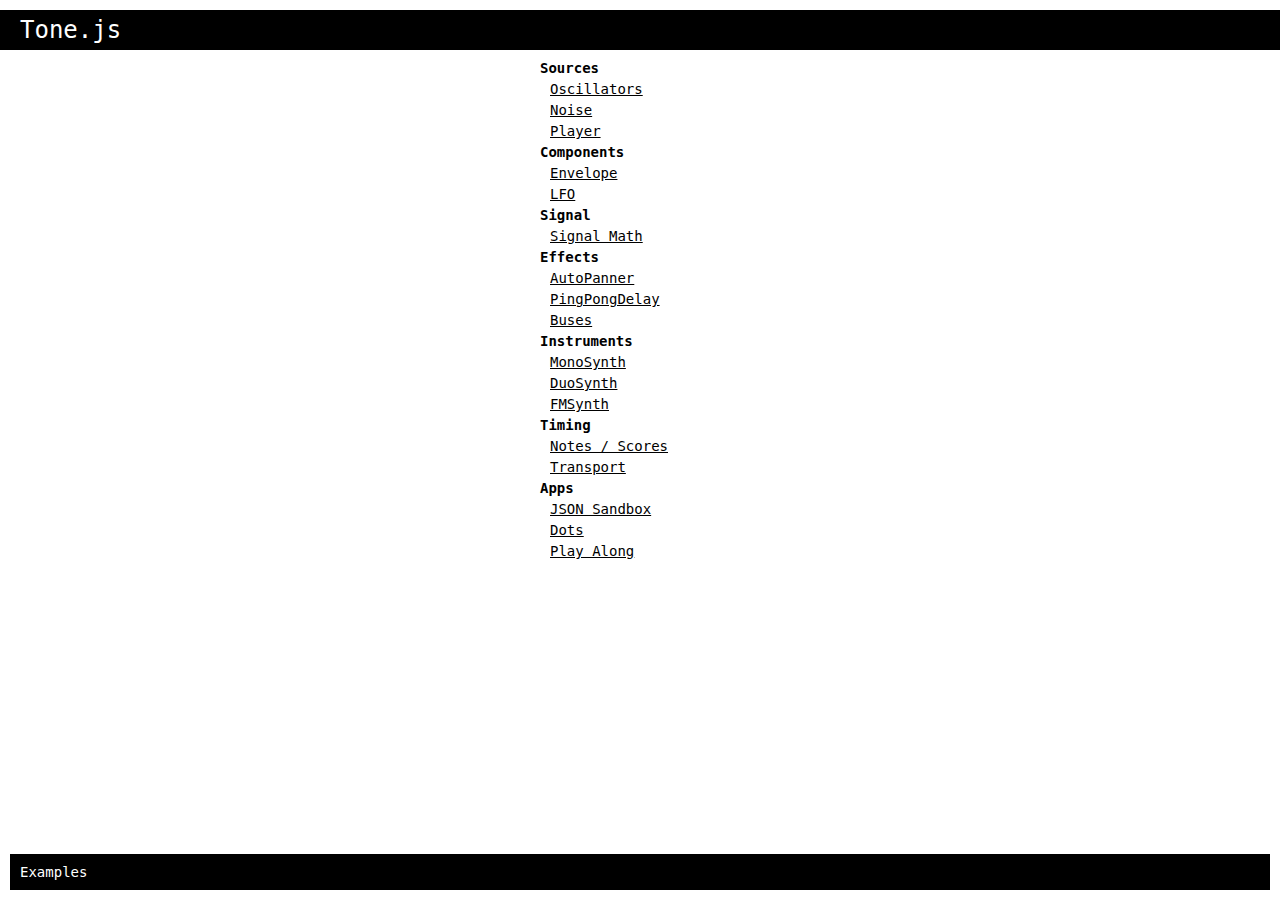
<file: examples/index.html>
<html>
<head>
	<title>EXAMPLES</title>

	<meta name="viewport" content="width=device-width, initial-scale=1, user-scalable=no">
	
	<script type="text/javascript" src="./deps/jquery.min.js"></script>
	<script type="text/javascript" src="./deps/jquery-ui.js"></script>
	<script type="text/javascript" src="./deps/jquery.ui.touch-punch.js"></script>
	<script type="text/javascript" src="../build/Tone.js"></script>
	<script type="text/javascript" src="../build/Tone.Preset.js"></script>
	<script type="text/javascript" src="./Widgets.js"></script>
	<script type="text/javascript" src="./ExampleList.js"></script>
	<link rel="stylesheet" type="text/css" href="./style/widgets.css">
	<link rel="stylesheet" type="text/css" href="./style/jquery-ui.css">
	<script type="text/javascript" src="./deps/qwerty-hancock.js"></script>

</head>
<body>
	<div id="Container">
		<div id='TopBar'>
			<div id="HomePage">
				<a href="https://github.com/TONEnoTONE/Tone.js">Tone.js</a>
			</div>
		</div>
		<div id="Explanation">
			Examples
		</div>
		<div id="Content">
			
		</div>
	</div>
	<script type="text/javascript">

		var content = $("#Content");
		for (var catName in ExampleList){
		$("<div>").addClass("Category").text(catName)
			.appendTo(content);
		var category = ExampleList[catName];
		for (var example in category){
			$("<div>").addClass("Item")
				.appendTo(content)
				.html($("<a>").attr("href", category[example]+".html").text(example));
		}
	}
	</script>
	<style type="text/css">
	#Content div{
		font-size: 14px;
		margin-top: 5px;
	}
	a:visited {
		color: black;
	}
	a {
		margin-left: 10px;
		color: black;
	}
	.Category {
		font-weight: 900;
	}
	</style>
</body>
</html>
</file>
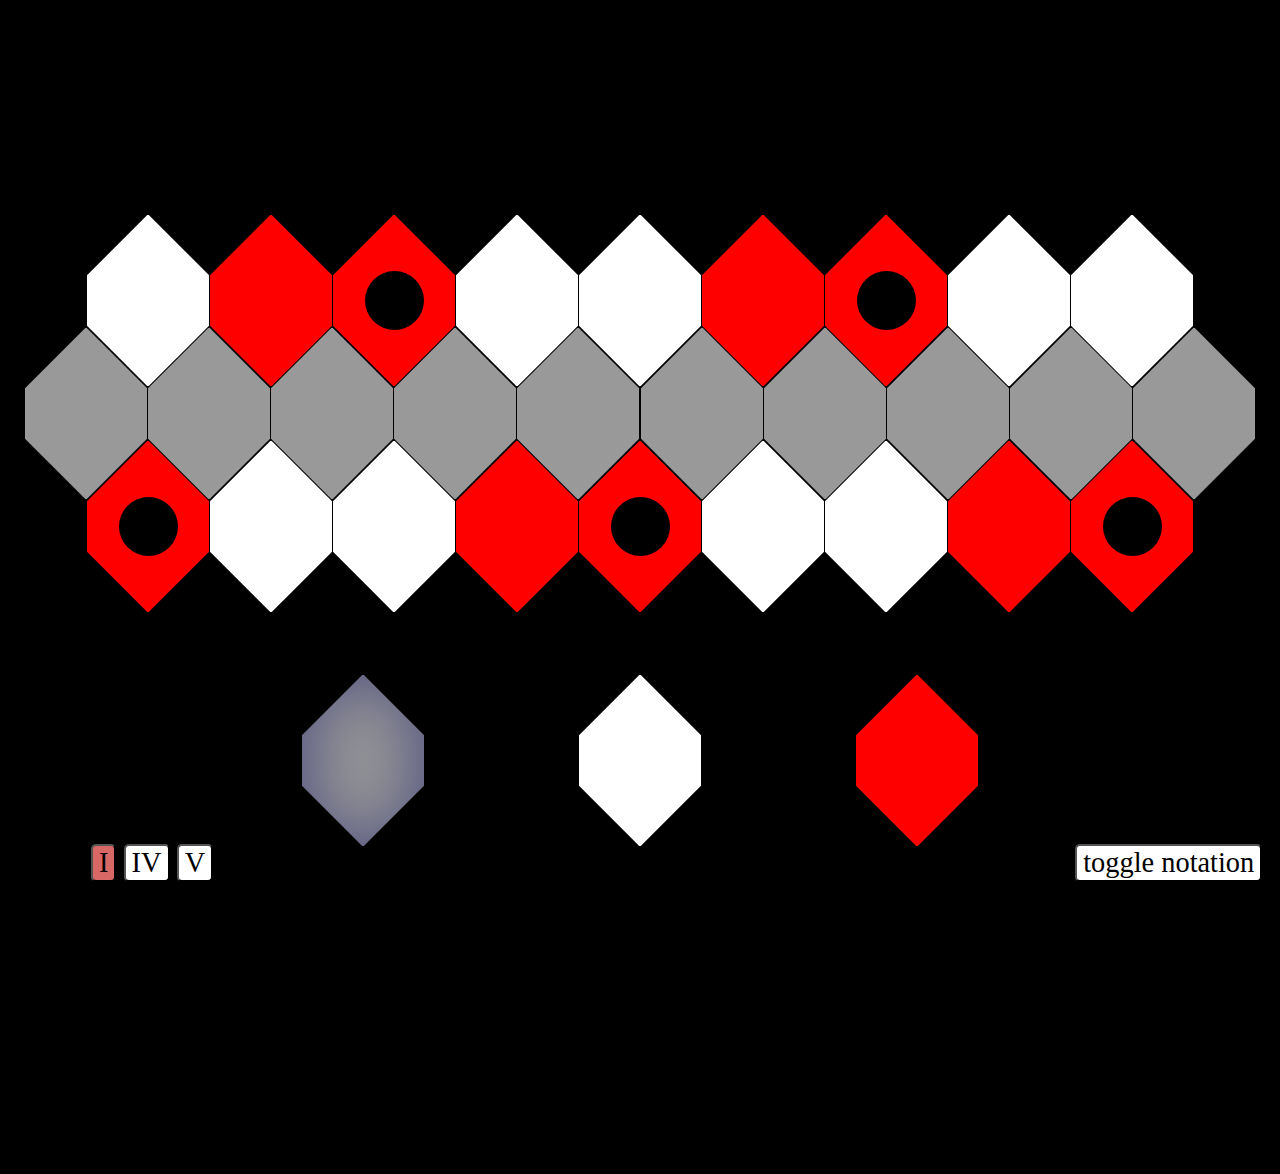
<file: src/index.html>
<html>
  <head>
    <title>GROOVE8</title>
    <meta name="apple-mobile-web-app-capable" content="yes">
    <meta name="apple-mobile-web-app-status-bar-style" content="black">
    <meta name="viewport" content="initial-scale=1, user-scalable=no">
    <link rel="stylesheet" type="text/css" href="style/reset.css" />
    <link rel="stylesheet" type="text/css" href="style/app.css" />
  </head>
  <body>
    <div id="keys" class="a_i"></div>

    <div id="hiddenSettings"></div>

    <div id="controls">
      Keys:
      <button class="note selected" data-set="i">I</button>
      <button class="note" data-set="iv">IV</button>
      <button class="note" data-set="v">V</button>
      <button id="notation">toggle notation</button>
    </div>

    <script src="script/lib/jquery-2.1.4.min.js"></script>
    <script src="script/lib/music.js-5277f8a.js"></script>
    <script src="script/hex.js"></script>
  </body>
</html>
</file>
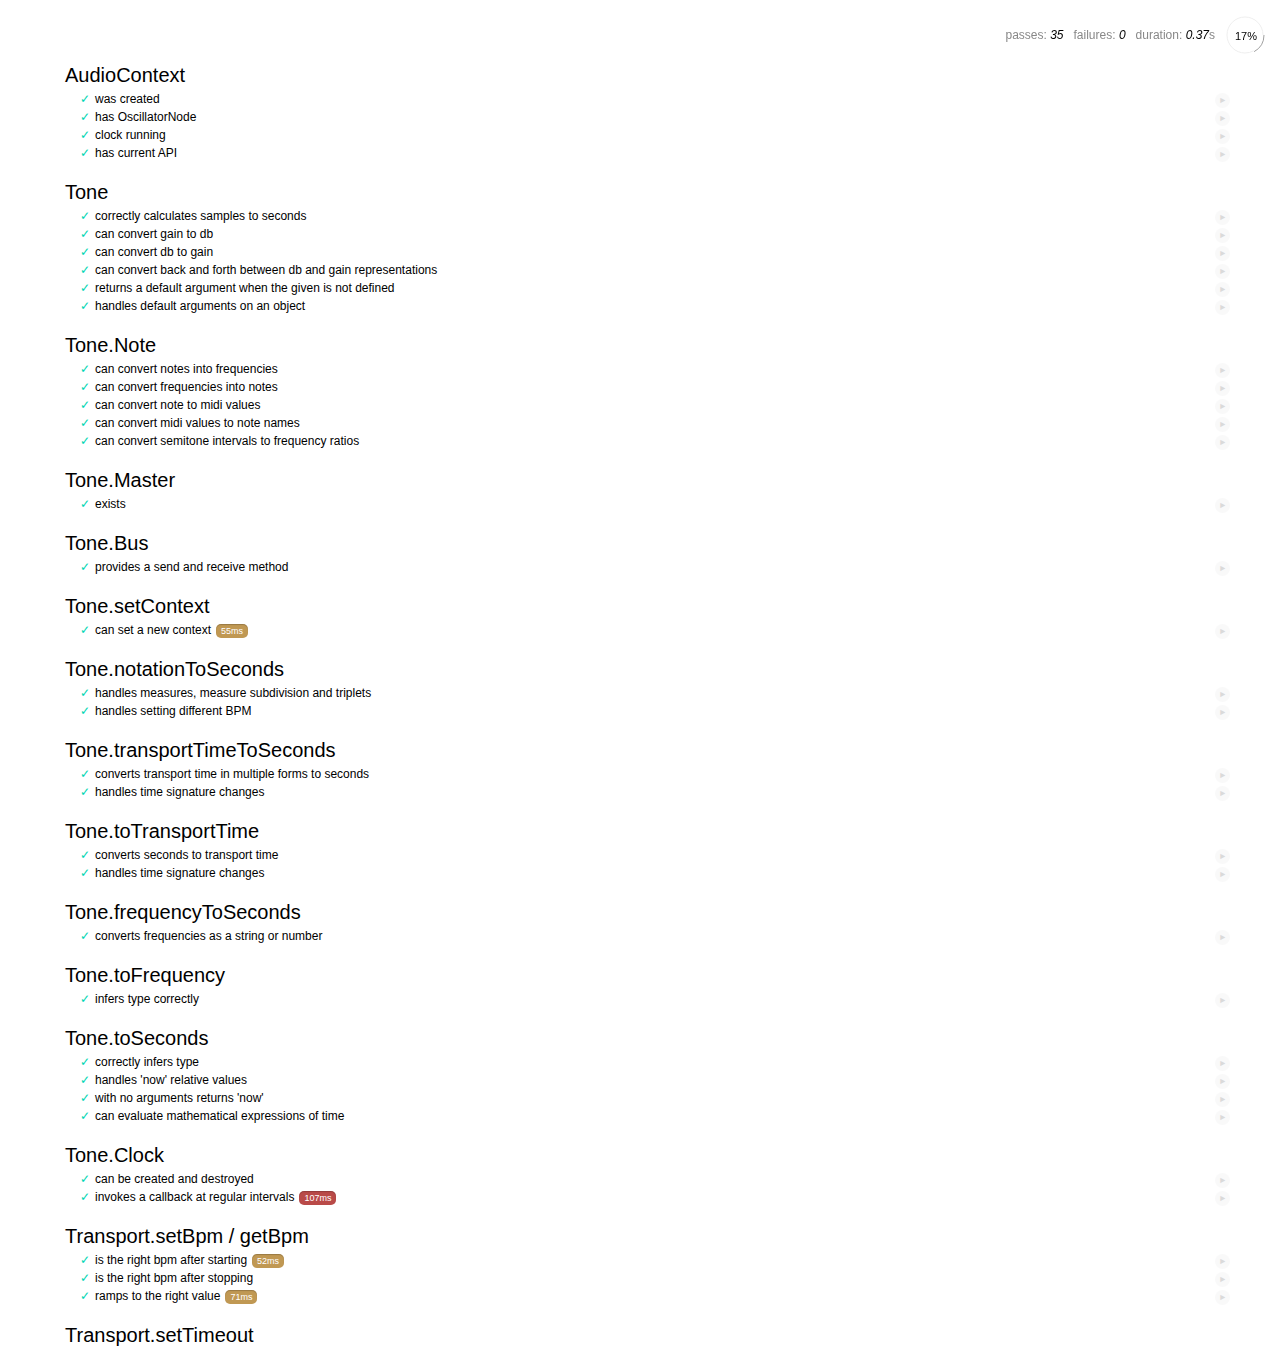
<file: test/index.html>
<html>
<head>
	<meta charset="utf-8">
	<title>TESTS</title>
	<script src="./testDeps/mocha.js"></script>
	<script data-main="test.js" src="../examples/deps/require.js"></script>

	<link rel="stylesheet" href="./testDeps/mocha.css" />
</head>
<body>
	<div id="mocha"></div>
	<script>mocha.setup('bdd')</script>
</body>
</html>
</file>
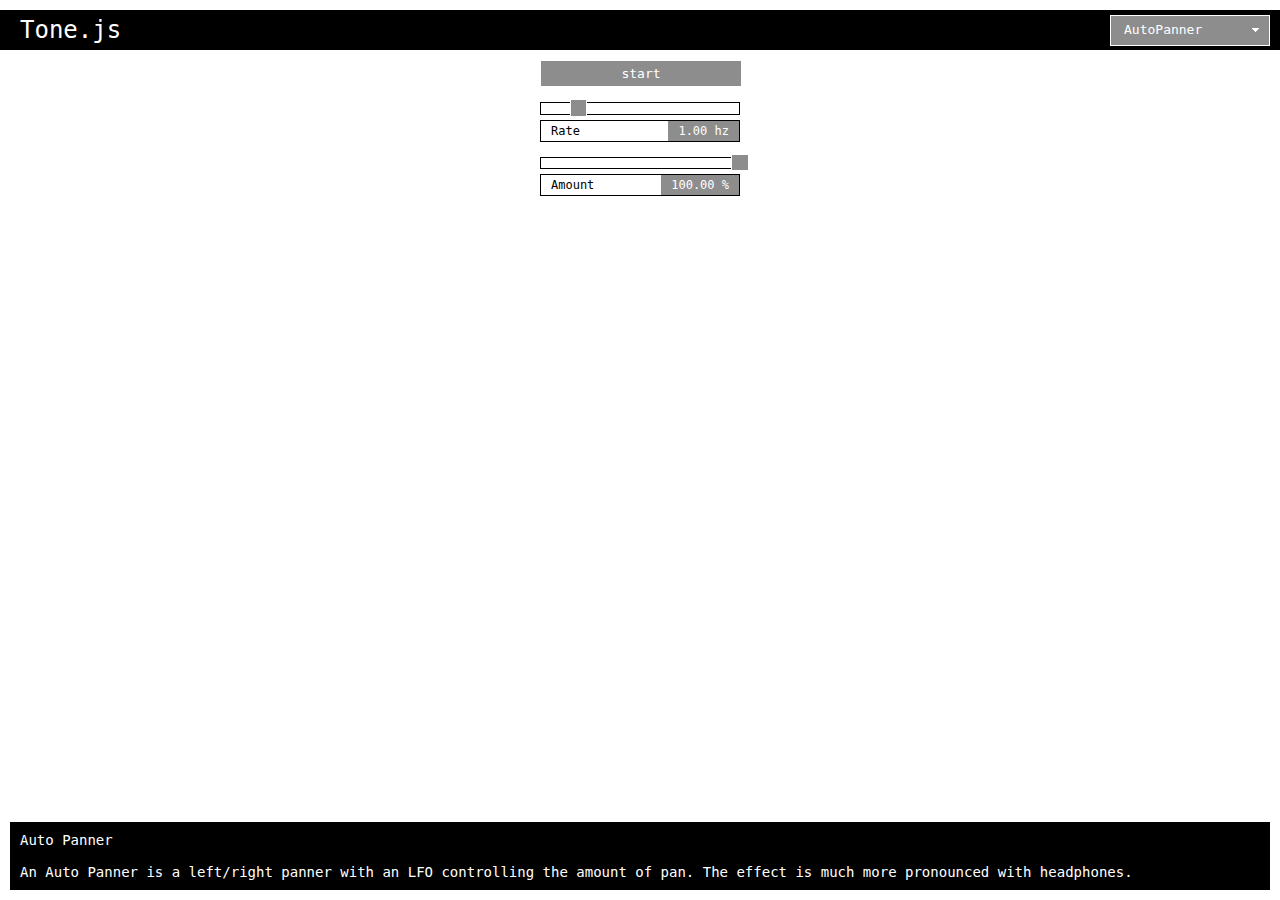
<file: examples/autoPanner.html>
<html>
<head>
	<title>AUTOPANNER</title>

	<meta name="viewport" content="width=device-width, initial-scale=1, user-scalable=no">

	<script type="text/javascript" src="./deps/jquery.min.js"></script>
	<script type="text/javascript" src="./deps/jquery-ui.js"></script>
	<script type="text/javascript" src="./deps/jquery.ui.touch-punch.js"></script>
	<script type="text/javascript" src="../build/Tone.js"></script>
	<script type="text/javascript" src="./Widgets.js"></script>
	<script type="text/javascript" src="./ExampleList.js"></script>
	<link rel="stylesheet" type="text/css" href="./style/widgets.css">
	<link rel="stylesheet" type="text/css" href="./style/jquery-ui.css">
	
</head>
<body>
	<div id="Container">
		<div id="Explanation">
			Auto Panner
			<br>
			<br>
			An Auto Panner is a left/right panner with an LFO controlling
			the amount of pan. The effect is much more pronounced with headphones. 
		</div>
		<div id="Content">
		</div>
	</div>
	<script type="text/javascript">

		/* global Tone, GUI*/
		
		//panner	
		var panner = new Tone.AutoPanner();

		//input signals
		var sine = new Tone.Oscillator();

		//connect it up
		sine.connect(panner);
		sine.setVolume(-6);
		panner.toMaster();

		//set the initial values
		panner.setDry(0);
		panner.setFrequency(1);

		// GUI //

		new GUI.TopBar(Tone);

		var container = $("#Content");

		new GUI.Checkbox(container, function(on){
			if (on){
				sine.start();
				panner.start();
			} else {
				sine.stop();
			}
		}, "start", "stop");

		//frequency control
		$("<div>", {"class" : "Slider"}).slider({
			"orientation" : "horizontal",
			"min" : 1,
			"max" : 50,
			"value" : 10,
			"slide" : function(e, ui){
				var val = ui.value / 10;
				panner.setFrequency(val);
				freqValue.setValue(val);
			}
		}).appendTo(container);

		var freqValue = new GUI.Value(container, 1, "Rate", "hz");

		//dry wet control
		$("<div>", {"class" : "Slider"}).slider({
			"orientation" : "horizontal",
			"min" : 0,
			"max" : 100,
			"value" : 100,
			"slide" : function(e, ui){
				panner.setWet(ui.value / 100);
				wetValue.setValue(ui.value);
			}
		}).appendTo(container);

		var wetValue = new GUI.Value(container, 100, "Amount", "%");
		
	</script>
	<style type="text/css">
		#Content {
			text-align: center;
		}
		.Value {
			margin-top: 5px;
			display: block;
		}
		.Checkbox {
			width: 100%;
		}
		.Slider {
			margin-top: 15px;
		}
	</style>

</body>
</html>
</file>
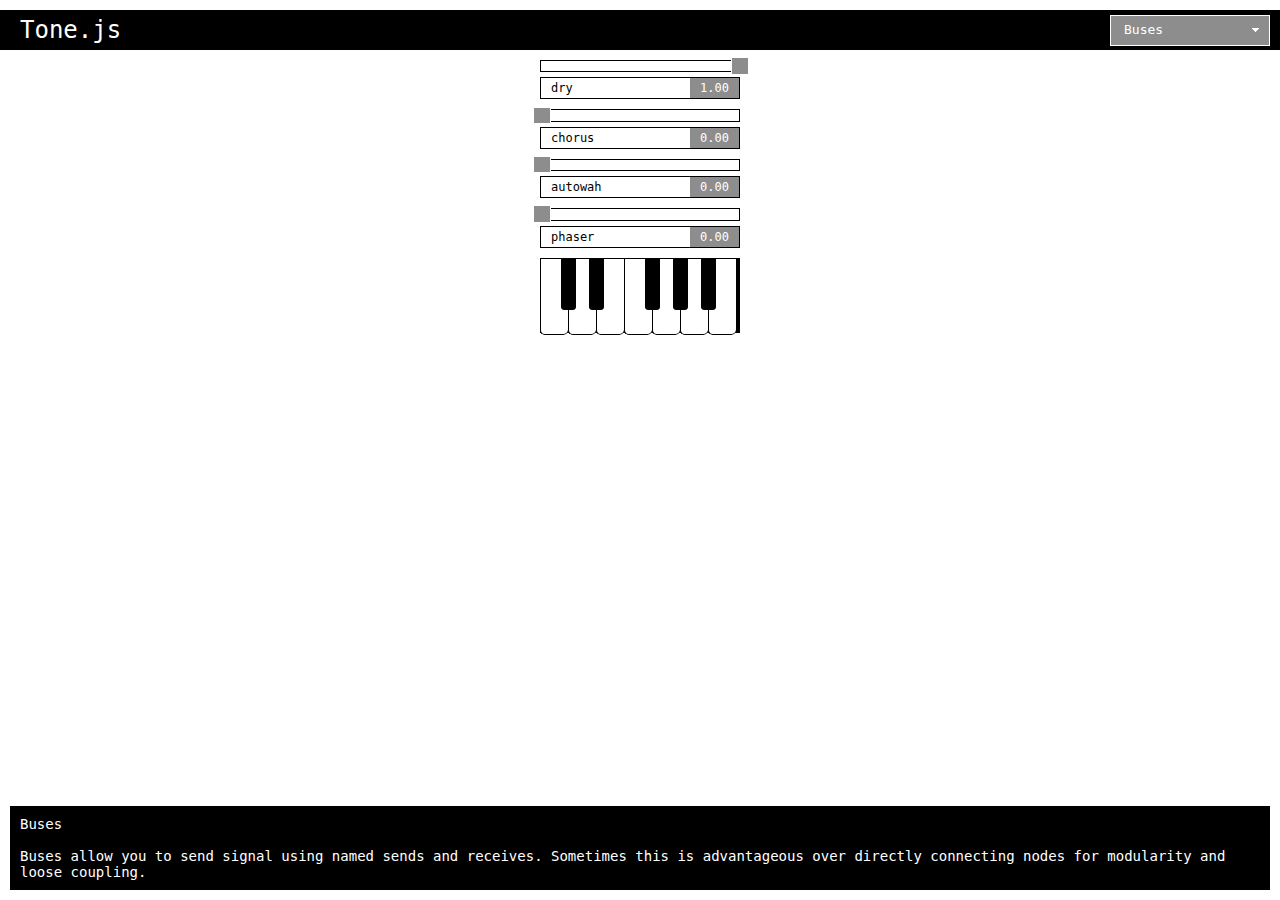
<file: examples/buses.html>
<html>
<head>
	<title>BUSES</title>

	<meta name="viewport" content="width=device-width, initial-scale=1, user-scalable=no">
	
	<script type="text/javascript" src="./deps/jquery.min.js"></script>
	<script type="text/javascript" src="./deps/jquery-ui.js"></script>
	<script type="text/javascript" src="./deps/jquery.ui.touch-punch.js"></script>
	<script type="text/javascript" src="../build/Tone.js"></script>
	<script type="text/javascript" src="../build/Tone.Preset.js"></script>
	<script type="text/javascript" src="../Tone/effect/preset/Phaser.preset.js"></script>
	<script type="text/javascript" src="./Widgets.js"></script>
	<script type="text/javascript" src="./ExampleList.js"></script>
	<link rel="stylesheet" type="text/css" href="./style/widgets.css">
	<link rel="stylesheet" type="text/css" href="./style/jquery-ui.css">
	<script type="text/javascript" src="./deps/qwerty-hancock.js"></script>

</head>
<body>
	<div id="Container">
		<div id="Explanation">
			Buses
			<br>
			<br>
			Buses allow you to send signal using named sends and receives. Sometimes
			this is advantageous over directly connecting nodes for modularity and loose coupling. 
		</div>
		<div id="Content">
			
		</div>
	</div>
	<script type="text/javascript">

	 	/* globals Tone, GUI */

		var synth = new Tone.MonoSynth();
		synth.setPreset("Barky");
		var dry = Tone.context.createGain();
		synth.connect(dry);
		synth.setVolume(-6);
		dry.toMaster();

		var chorusSend = synth.send("chorus");
		chorusSend.gain.value = 0;
		var phaserSend = synth.send("phaser");
		phaserSend.gain.value = 0;
		var autowahSend = synth.send("autowah");
		autowahSend.gain.value = 0;

		//make some effects
		var chorus = new Tone.Chorus();
		chorus.receive("chorus");
		chorus.toMaster();
		chorus.setPreset("ether");
		var phaser = new Tone.Phaser();
		phaser.receive("phaser");
		phaser.toMaster();
		phaser.setPreset("bubbles");
		var autoWah = new Tone.AutoWah();
		autoWah.receive("autowah");
		autoWah.toMaster();
		autoWah.setPreset("talker");
		
		// GUI //

		new GUI.TopBar(Tone);

		var content = $("#Content");

		//sliders
		var drySlider = new GUI.Slider(content, function(val){
			dry.gain.value = val;
		}, 1, "dry");
		drySlider.render(1);
		new GUI.Slider(content, function(val){
			chorusSend.gain.value = val;
		}, 0, "chorus");
		new GUI.Slider(content, function(val){
			autowahSend.gain.value = val;
		}, 0, "autowah");
		new GUI.Slider(content, function(val){
			phaserSend.gain.value = val;
		}, 0, "phaser");

		//keyboard
		$("<div>", {"id" : "Keyboard"}).appendTo(content);
		var keyboard = new QwertyHancock({
			id: "Keyboard",
			width: 200,
			height: 75,
			octaves: 1,
			startNote: "C4",
			whiteNotesColour: "white",
			blackNotesColour: "black",
			hoverColour: "#f3e939"
		});
		keyboard.keyDown = function(note, freq){
			synth.triggerAttack(freq);
		};
		keyboard.keyUp = function(){
			synth.triggerRelease();
		};
		
	</script>
	<style type="text/css">
	#Content {
		width: 200px;
	}
	.Slider {
		margin-bottom: 10px;
	}
	#Keyboard {
		background-color: black;
	}
	</style>
</body>
</html>
</file>
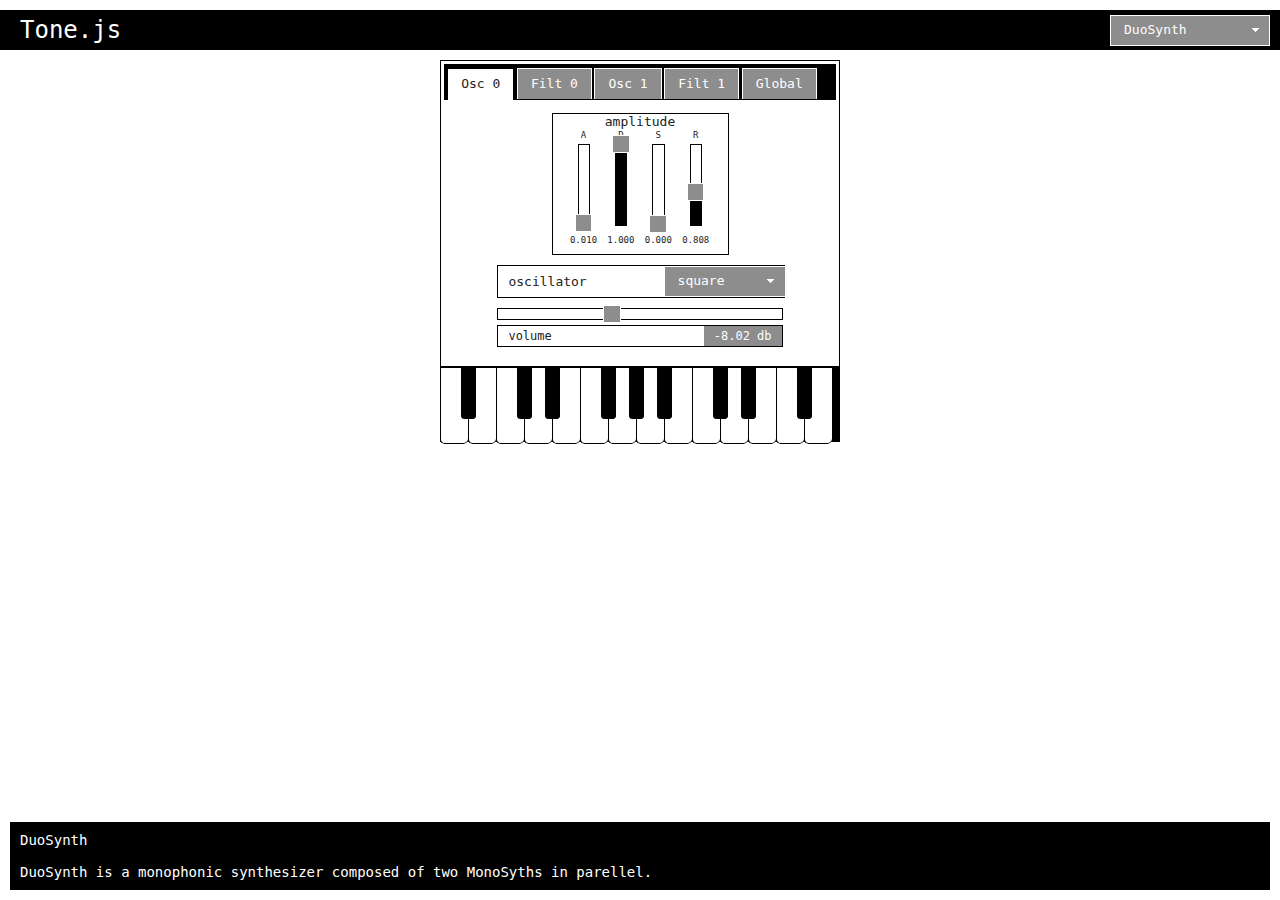
<file: examples/duoSynth.html>
<html>
<head>
	<title>DUOSYNTH</title>

	<meta name="viewport" content="width=device-width, initial-scale=1, user-scalable=no">

	<script type="text/javascript" src="./deps/jquery.min.js"></script>
	<script type="text/javascript" src="./deps/jquery-ui.js"></script>
	<script type="text/javascript" src="./deps/jquery.ui.touch-punch.js"></script>
	<script type="text/javascript" src="../build/Tone.js"></script>
	<script type="text/javascript" src="../build/Tone.Preset.js"></script>
	<script type="text/javascript" src="./Widgets.js"></script>
	<script type="text/javascript" src="./ExampleList.js"></script>
	<link rel="stylesheet" type="text/css" href="./style/widgets.css">
	<link rel="stylesheet" type="text/css" href="./style/jquery-ui.css">
	<script type="text/javascript" src="./deps/qwerty-hancock.js"></script>

</head>
<body>

	<div id="Container">
		<div id="Explanation">
			DuoSynth
			<br>
			<br>
			DuoSynth is a monophonic synthesizer composed of two MonoSyths in parellel. 
		</div>
		<div id="Content">
			<div id="tabs">
			  <ul>
			    <li><a href="#envelope0">Osc 0</a></li>
			    <li><a href="#filter0">Filt 0</a></li>
			    <li><a href="#envelope1">Osc 1</a></li>
			    <li><a href="#filter1">Filt 1</a></li>
			    <li><a href="#presets">Global</a></li>
			  </ul>
			  <div id="envelope0">
			  </div>
			  <div id="filter0">
			  </div>
			  <div id="envelope1">
			  </div>
			  <div id="filter1">
			  </div>
			  <div id="presets">
			  </div>
			</div>


		</div>
	</div>

	<script type="text/javascript">

		/* globals Tone, GUI, QwertyHancock */
			
		var synth = new Tone.DuoSynth();
		synth.setVolume(-10);
		synth.toMaster();

		// GUI //

		new GUI.TopBar(Tone);

		$("#tabs").tabs();

		var content = $("#Content");
		var envelope0 = $("#envelope0");
		var envelope1 = $("#envelope1");
		var filter0 = $("#filter0");
		var filter1 = $("#filter1");
		var presets = $("#presets");

		//osc 0
		var ampEnv0 = new GUI.Envelope(envelope0, synth.voice0.envelope, "amplitude");
		var osc0 = new GUI.Oscillator(envelope0, synth.voice0.oscillator, "oscillator");
		var osc0Vol = new GUI.Slider(envelope0, function(val){
			var vol = synth.gainToDb(val);
			synth.voice0.setVolume(vol);
			return vol;
		}, 1, "volume", "db");

		//osc 1
		var ampEnv1 = new GUI.Envelope(envelope1, synth.voice1.envelope, "amplitude");
		var osc1 = new GUI.Oscillator(envelope1, synth.voice1.oscillator, "oscillator");
		var osc1Vol = new GUI.Slider(envelope1, function(val){
			var vol = synth.gainToDb(val);
			synth.voice1.setVolume(vol);
			return vol;
		}, 1, "volume", "db");

		//filt 0
		var min = 20;
		var max = 20000;
		var filtEnv0 =new GUI.Envelope(filter0, synth.voice0.filterEnvelope, "filter");
		var minFilFreq0 = new GUI.Slider(filter0, function(val){
			var freq = Math.pow(val, 2);
			var scaled = freq * (max - min) + min;
			synth.voice0.filterEnvelope.min = scaled;
			return scaled;
		}, min, "start freq", "hz");
		var maxFilFreq0 = new GUI.Slider(filter0, function(val){
			var freq = Math.pow(val, 2);
			var scaled = freq * (max - min) + min;
			synth.voice0.filterEnvelope.max = scaled;
			return scaled;
		}, min, "end freq", "hz");

		//filt 1
		var filtEnv1 =new GUI.Envelope(filter1, synth.voice1.filterEnvelope, "filter");
		var minFilFreq1 = new GUI.Slider(filter1, function(val){
			var freq = Math.pow(val, 2);
			var scaled = freq * (max - min) + min;
			synth.voice1.filterEnvelope.min = scaled;
			return scaled;
		}, min, "start freq", "hz");
		var maxFilFreq1 = new GUI.Slider(filter1, function(val){
			var freq = Math.pow(val, 2);
			var scaled = freq * (max - min) + min;
			synth.voice1.filterEnvelope.max = scaled;
			return scaled;
		}, min, "end freq", "hz");
		
		//global
		var harmonicity = new GUI.Slider(presets, function(val){
			var scaled =  val * 10;
			synth.setHarmonicity(scaled);
			return scaled;
		}, 1, "harmonicity");
		var vibratoAmount = new GUI.Slider(presets, function(val){
			synth.setVibratoAmount(val);
			return val;
		}, 1, "vibrato amount");
		var vibratoRate = new GUI.Slider(presets, function(val){
			synth.setVibratoRate(val * 10);
			return val * 10;
		}, 1, "vibrato rate");
		var allPresets = [];
		for (var name in synth.preset){
			allPresets.push(name);
		}
		$("<div>", {"id" : "PresetText"}).appendTo(presets).text("presets:");
		new GUI.DropDown(presets, allPresets, function(name){
			setPreset(name);
		});

		//keyboard
		$("<div>", {"id" : "Keyboard"}).appendTo(content);
		var keyboard = new QwertyHancock({
			id: "Keyboard",
			width: 400,
			height: 75,
			octaves: 2,
			startNote: "A3",
			whiteNotesColour: "white",
			blackNotesColour: "black",
			hoverColour: "#f3e939"
		});
		keyboard.keyDown = function(note, freq){
			synth.triggerAttack(freq);
		};
		keyboard.keyUp = function(){
			synth.triggerRelease();
		};

		function setPreset(name){
			synth.setPreset(name);
			var preset = synth.preset[name];
			ampEnv0.render();
			ampEnv1.render();
			osc0.render();
			osc0Vol.render(synth.dbToGain(preset.voice0.volume));
			osc1.render();
			osc1Vol.render(synth.dbToGain(preset.voice1.volume));
			filtEnv0.render();
			var minVal0 = Math.pow(Math.max((synth.voice0.filterEnvelope.min - min) / (max - min), 0), 0.5);
			minFilFreq0.render(minVal0);
			var maxVal0 = Math.pow(Math.max((synth.voice0.filterEnvelope.max - min) / (max - min), 0), 0.5);
			maxFilFreq0.render(maxVal0);
			filtEnv1.render();
			var minVal1 = Math.pow(Math.max((synth.voice1.filterEnvelope.min - min) / (max - min), 0), 0.5);
			minFilFreq1.render(minVal1);
			var maxVal1 = Math.pow(Math.max((synth.voice1.filterEnvelope.max - min) / (max - min), 0), 0.5);
			maxFilFreq1.render(maxVal1);
			harmonicity.render(preset.harmonicity / 10);
			vibratoAmount.render(preset.vibratoAmount);
			vibratoRate.render(preset.vibratoRate / 10);
		}

		setPreset("Steely");
		
	</script>

	<style type="text/css">
	#Content {
		width: 400px;
	}

	#tabs {
		height: 300px;
	}

	.Slider {
		width: 80%;
		margin-left: 10%;
		margin-top: 10px;
	}

	.Oscillator {
		width: 80%;
		margin-left: 10%;
		margin-top: 10px;
	}

	#envelope1 .Oscillator {
		margin-top: 10px;
	}

	.Envelope {
		margin: auto;
	}

	#Keyboard {
		background-color: black;
	}

	#presets #PresetText {
		width: 100%;
		text-align: center;
		margin-top: 20px;
	}

	#presets .DropDown {
		margin: auto;
		margin-top: 5px;
	}
	</style>
</body>
</html>
</file>
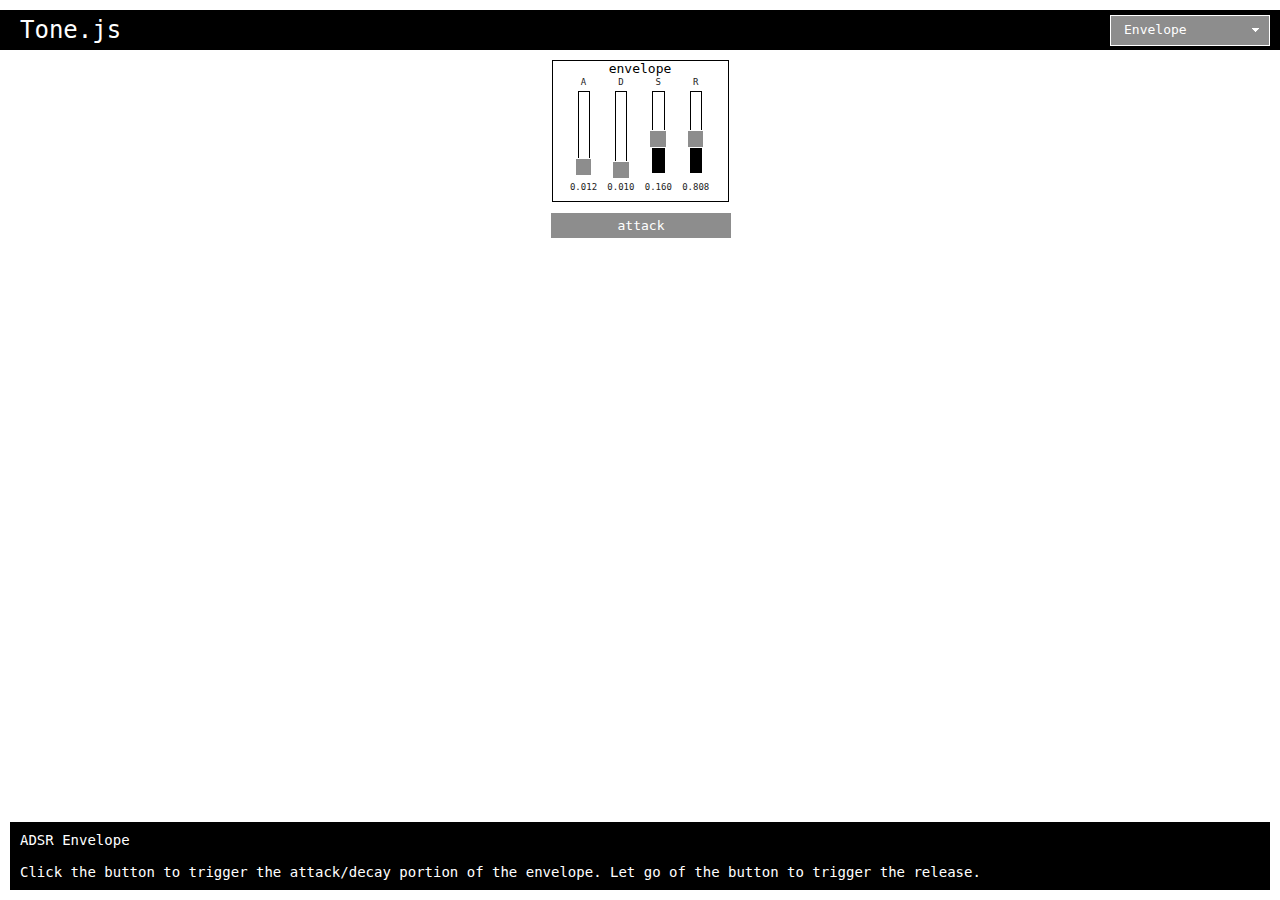
<file: examples/envelope.html>
<html>
<head>
	<title>Envelope</title>

	<meta name="viewport" content="width=device-width, initial-scale=1, user-scalable=no">

	<script type="text/javascript" src="./deps/jquery.min.js"></script>
	<script type="text/javascript" src="./deps/jquery-ui.js"></script>
	<script type="text/javascript" src="./deps/jquery.ui.touch-punch.js"></script>
	<script type="text/javascript" src="../build/Tone.js"></script>
	<script type="text/javascript" src="./Widgets.js"></script>
	<script type="text/javascript" src="./ExampleList.js"></script>
	<link rel="stylesheet" type="text/css" href="./style/widgets.css">
	<link rel="stylesheet" type="text/css" href="./style/jquery-ui.css">

</head>
<body>	
	<div id="Container">
		<div id="Explanation">
			ADSR Envelope
			<br>
			<br>
			Click the button to trigger the attack/decay portion of the envelope. 
			Let go of the button to trigger the release. 
		</div>
		<div id="Content"></div>
	</div>

	<script type="text/javascript">
		/* global Tone, GUI*/

		var env = new Tone.Envelope(0.05, 0.01, 0.4, 0.4);

		var osc = new Tone.Oscillator(440, "square");
		
		//connect the envelope to the output gain
		env.connect(osc.output.gain);

		//start the oscillator
		osc.toMaster();
		osc.start();

		// GUI //

		$(function(){
			var container = $("#Content");

			new GUI.TopBar(Tone);

			//sliders for the envelope controls
			new GUI.Envelope(container, env, "envelope");

			new GUI.Momentary(container, function(down){
				if (down){
					env.triggerAttack();
				} else {
					env.triggerRelease();
				}
			}, "attack", "release");
		});

	</script>

	<style type="text/css">
		#Content {
			text-align: center;
			width: 180px;
			height: 200px;
		}
		.Envelope {
			margin: auto;
		}
		.Momentary {
			margin-top: 10px;
			width: 100%;
		}
	</style>
</body>
</html>
</file>
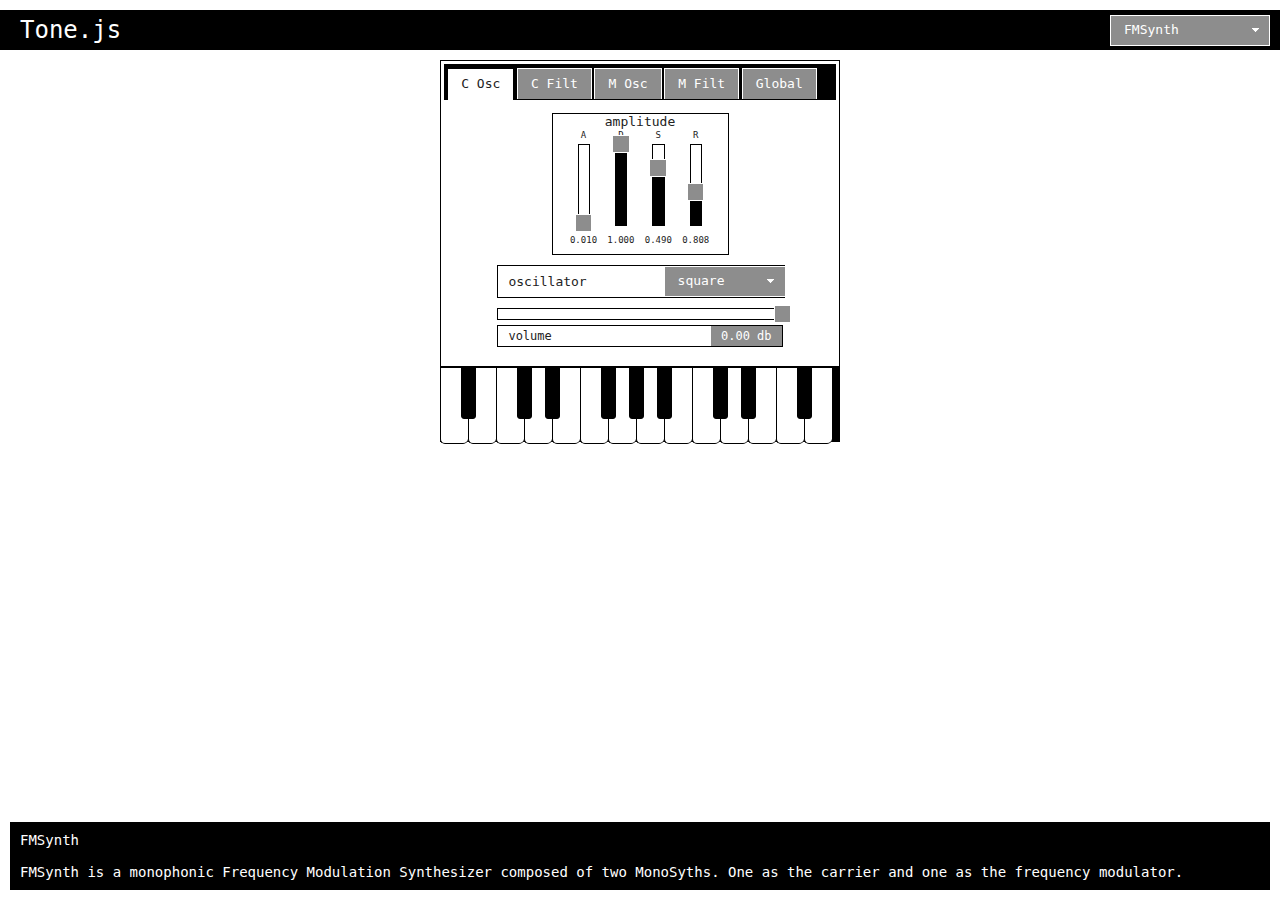
<file: examples/fmSynth.html>
<html>
<head>
	<title>FMSYNTH</title>

	<meta name="viewport" content="width=device-width, initial-scale=1, user-scalable=no">

	<script type="text/javascript" src="./deps/jquery.min.js"></script>
	<script type="text/javascript" src="./deps/jquery-ui.js"></script>
	<script type="text/javascript" src="./deps/jquery.ui.touch-punch.js"></script>
	<script type="text/javascript" src="../build/Tone.js"></script>
	<script type="text/javascript" src="../build/Tone.Preset.js"></script>
	<script type="text/javascript" src="./Widgets.js"></script>
	<script type="text/javascript" src="./ExampleList.js"></script>
	<link rel="stylesheet" type="text/css" href="./style/widgets.css">
	<link rel="stylesheet" type="text/css" href="./style/jquery-ui.css">
	<script type="text/javascript" src="./deps/qwerty-hancock.js"></script>

</head>
<body>

	<div id="Container">
		<div id="Explanation">
			FMSynth
			<br>
			<br>
			FMSynth is a monophonic Frequency Modulation Synthesizer composed of two MonoSyths. 
			One as the carrier and one as the frequency modulator. 
		</div>
		<div id="Content">
			<div id="tabs">
			  <ul>
			    <li><a href="#envelope0">C Osc</a></li>
			    <li><a href="#filter0">C Filt</a></li>
			    <li><a href="#envelope1">M Osc</a></li>
			    <li><a href="#filter1">M Filt</a></li>
			    <li><a href="#presets">Global</a></li>
			  </ul>
			  <div id="envelope0">
			  </div>
			  <div id="filter0">
			  </div>
			  <div id="envelope1">
			  </div>
			  <div id="filter1">
			  </div>
			  <div id="presets">
			  </div>
			</div>


		</div>
	</div>

	<script type="text/javascript">

		/* globals Tone, GUI, QwertyHancock */
			
		var synth = new Tone.FMSynth();
		synth.setVolume(-10);
		synth.toMaster();

		// GUI //

		new GUI.TopBar(Tone);

		$("#tabs").tabs();

		var content = $("#Content");
		var envelope0 = $("#envelope0");
		var envelope1 = $("#envelope1");
		var filter0 = $("#filter0");
		var filter1 = $("#filter1");
		var presets = $("#presets");

		//osc 0
		var ampEnv0 = new GUI.Envelope(envelope0, synth.carrier.envelope, "amplitude");
		var osc0 = new GUI.Oscillator(envelope0, synth.carrier.oscillator, "oscillator");
		var osc0Vol = new GUI.Slider(envelope0, function(val){
			var vol = synth.gainToDb(val);
			synth.carrier.setVolume(vol);
			return vol;
		}, 1, "volume", "db");

		//osc 1
		var ampEnv1 = new GUI.Envelope(envelope1, synth.modulator.envelope, "amplitude");
		var osc1 = new GUI.Oscillator(envelope1, synth.modulator.oscillator, "oscillator");
		var osc1Vol = new GUI.Slider(envelope1, function(val){
			var vol = synth.gainToDb(val);
			synth.modulator.setVolume(vol);
			return vol;
		}, 1, "volume", "db");

		//filt 0
		var min = 20;
		var max = 20000;
		var filtEnv0 =new GUI.Envelope(filter0, synth.carrier.filterEnvelope, "filter");
		var minFilFreq0 = new GUI.Slider(filter0, function(val){
			var freq = Math.pow(val, 2);
			var scaled = freq * (max - min) + min;
			synth.carrier.filterEnvelope.min = scaled;
			return scaled;
		}, min, "start freq", "hz");
		var maxFilFreq0 = new GUI.Slider(filter0, function(val){
			var freq = Math.pow(val, 2);
			var scaled = freq * (max - min) + min;
			synth.carrier.filterEnvelope.max = scaled;
			return scaled;
		}, min, "end freq", "hz");

		//filt 1
		var filtEnv1 =new GUI.Envelope(filter1, synth.modulator.filterEnvelope, "filter");
		var minFilFreq1 = new GUI.Slider(filter1, function(val){
			var freq = Math.pow(val, 2);
			var scaled = freq * (max - min) + min;
			synth.modulator.filterEnvelope.min = scaled;
			return scaled;
		}, min, "start freq", "hz");
		var maxFilFreq1 = new GUI.Slider(filter1, function(val){
			var freq = Math.pow(val, 2);
			var scaled = freq * (max - min) + min;
			synth.modulator.filterEnvelope.max = scaled;
			return scaled;
		}, min, "end freq", "hz");

		//global
		var harmonicity = new GUI.Slider(presets, function(val){
			var scaled =  val * 10;
			synth.setHarmonicity(scaled);
			return scaled;
		}, 1, "harmonicity");
		var modulationIndex = new GUI.Slider(presets, function(val){
			synth.setModulationIndex(val * 50);
			return val * 50;
		}, 1, "modulation index");
		var allPresets = [];
		for (var name in synth.preset){
			allPresets.push(name);
		}
		$("<div>", {"id" : "PresetText"}).appendTo(presets).text("presets:");
		new GUI.DropDown(presets, allPresets, function(name){
			setPreset(name);
		});

		//keyboard
		$("<div>", {"id" : "Keyboard"}).appendTo(content);
		var keyboard = new QwertyHancock({
			id: "Keyboard",
			width: 400,
			height: 75,
			octaves: 2,
			startNote: "A2",
			whiteNotesColour: "white",
			blackNotesColour: "black",
			hoverColour: "#f3e939"
		});
		keyboard.keyDown = function(note, freq){
			synth.triggerAttack(freq);
		};
		keyboard.keyUp = function(){
			synth.triggerRelease();
		};

		function setPreset(name){
			synth.setPreset(name);
			var preset = synth.preset[name];
			ampEnv0.render();
			ampEnv1.render();
			osc0.render();
			osc0Vol.render(synth.dbToGain(preset.carrier.volume));
			osc1.render();
			osc1Vol.render(synth.dbToGain(preset.modulator.volume));
			filtEnv0.render();
			var minVal0 = Math.pow(Math.max((preset.carrier.filterEnvelope.min - min) / (max - min), 0), 0.5);
			minFilFreq0.render(minVal0);
			var maxVal0 = Math.pow(Math.max((preset.carrier.filterEnvelope.max - min) / (max - min), 0), 0.5);
			maxFilFreq0.render(maxVal0);
			filtEnv1.render();
			var minVal1 = Math.pow(Math.max((preset.modulator.filterEnvelope.min - min) / (max - min), 0), 0.5);
			minFilFreq1.render(minVal1);
			var maxVal1 = Math.pow(Math.max((preset.modulator.filterEnvelope.max - min) / (max - min), 0), 0.5);
			maxFilFreq1.render(maxVal1);	
			harmonicity.render(preset.harmonicity / 10);
			modulationIndex.render(preset.modulationIndex / 50);		
		}

		setPreset("Trumpet");
		
	</script>

	<style type="text/css">
	#Content {
		width: 400px;
		height: 400px;
	}

	#tabs {
		height: 300px;
	}

	.Slider {
		width: 80%;
		margin-left: 10%;
		margin-top: 10px;
	}

	.Oscillator {
		width: 80%;
		margin-left: 10%;
		margin-top: 10px;
	}

	#envelope1 .Oscillator {
		margin-top: 10px;
	}

	.Envelope {
		margin: auto;
	}

	#Keyboard {
		background-color: black;
	}

	#presets #PresetText {
		width: 100%;
		text-align: center;
		margin-top: 20px;
	}

	#presets .DropDown {
		margin: auto;
		margin-top: 5px;
	}
	</style>
</body>
</html>
</file>
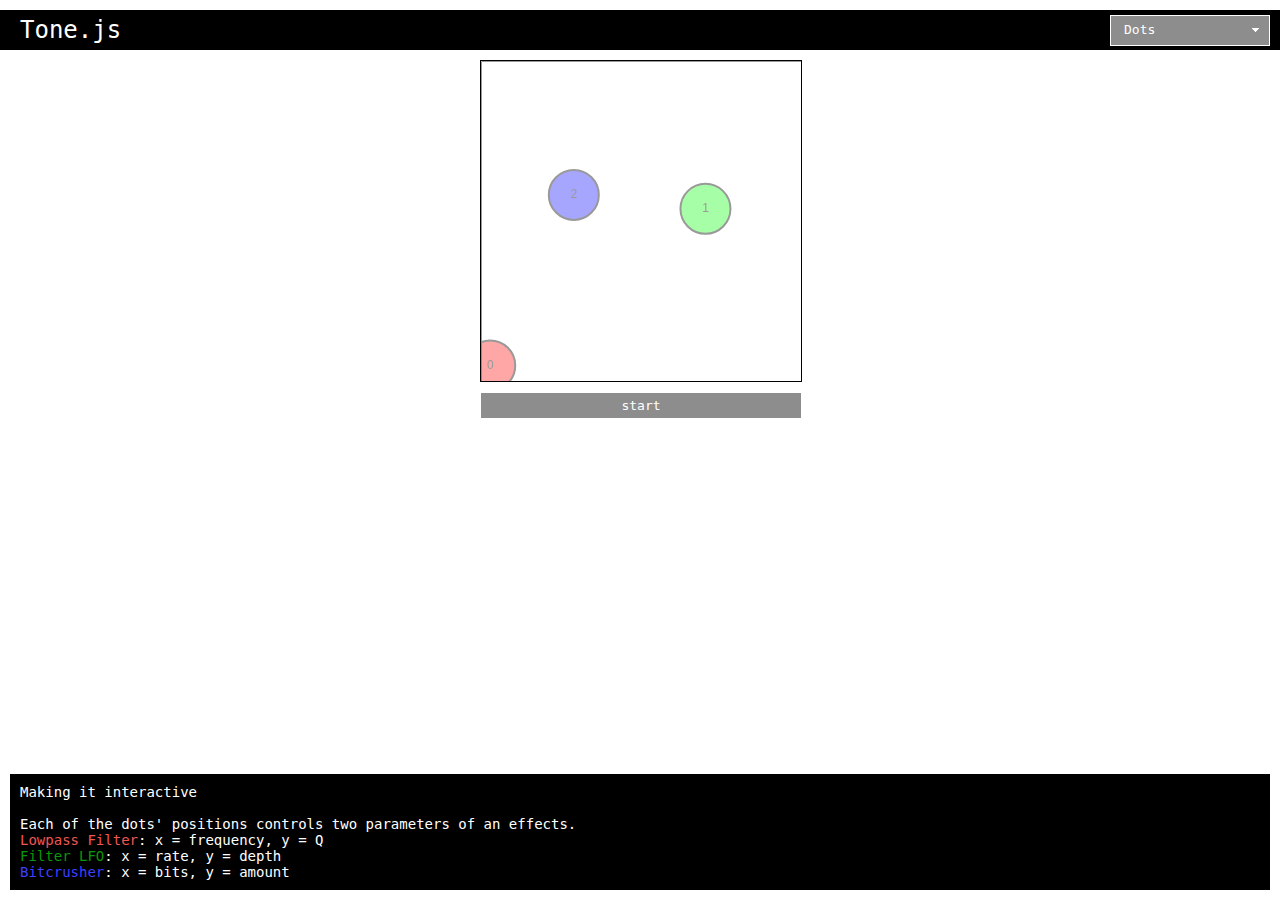
<file: examples/interaction.html>
<html>
<head>
	<title>INTERACTIVE</title>

	<meta name="viewport" content="width=device-width, initial-scale=1, user-scalable=no">

	<script type="text/javascript" src="./deps/jquery.min.js"></script>
	<script type="text/javascript" src="./deps/interface.js"></script>
	<script type="text/javascript" src="./deps/jquery-ui.js"></script>
	<script type="text/javascript" src="./deps/jquery.ui.touch-punch.js"></script>
	<script type="text/javascript" src="../build/Tone.js"></script>
	<script type="text/javascript" src="./Widgets.js"></script>
	<script type="text/javascript" src="./ExampleList.js"></script>
	<link rel="stylesheet" type="text/css" href="./style/widgets.css">
	<link rel="stylesheet" type="text/css" href="./style/jquery-ui.css">

</head>
<body>
		
	<div id="Container">
		<div id="Explanation">
			Making it interactive
			<br>
			<br>
			Each of the dots' positions controls two parameters of an effects. <br>
			<span id="red">Lowpass Filter</span>: x = frequency, y = Q <br>
			<span id="green">Filter LFO</span>: x = rate, y = depth<br>
			<span id="blue">Bitcrusher</span>: x = bits, y = amount<br>
		</div>
		<div id="Content">
			<div id="Loading">LOADING...</div>
			<div id="XY"></div>
		</div>
	</div>


	<script type="text/javascript">
		/* globals Tone, GUI, Interface */

		var player = new Tone.Player("./audio/FWDL.mp3", function(){
			$("#Loading").remove();
			startButton.enable();
		});
		player.loop = true;

		//bit crusher
		var bitCrushBits = 8;
		var crusher = new Tone.BitCrusher(bitCrushBits);
		player.connect(crusher);	

		//a lowpass filter
		var lowpass = new Tone.Filter(600, "lowpass");
		crusher.connect(lowpass);

		//filter lfo
		var filterLFO = new Tone.LFO(5, -1200, 1200);
		filterLFO.connect(lowpass.detune);

		lowpass.toMaster();

		// GUI //

		var xy;

		$(function(){

			new GUI.TopBar(Tone);

			var panel = new Interface.Panel({ 
			  container:$("#XY")
			});
			xy = new Interface.XY({
				childWidth: 25,
				usePhysics : false,
				numChildren: 3,
				background:"#FFF",
				fill: "rgba(127,127,127,.2)",
				bounds:[0,0,1,1],
				oninit: function() { 
					this.rainbow(); 
				},  
			});
			xy.rainbow();
			panel.background = "white";
			panel.add(xy);
			
			//update the values
			setInterval(function(){
				var values = xy.values;
				//lowpass
				var lpassfreq = lowpass.interpolate(values[0].x, 500, 6000);
				var lpassQ = lowpass.interpolate(values[0].y, 20, 0);
				lowpass.setFrequency(lpassfreq);
				lowpass.setQ(lpassQ);
				//filter lfo
				var filterFeq = filterLFO.interpolate(values[1].x, 0.5, 10);
				var filterAmount = filterLFO.interpolate(values[1].y, 400, 1200);
				filterLFO.setMin(-filterAmount);
				filterLFO.setMax(filterAmount);
				filterLFO.setFrequency(filterFeq);
				//bit crusher
				var crusherMix = crusher.interpolate(values[2].y, 0, 1);
				var bits = Math.round(crusher.interpolate(values[2].x, 8, 3));
				if (bits !== bitCrushBits){
					crusher.setBits(bits);
					bitCrushBits = bits;
				}
				crusher.setDry(crusherMix);
			}, 100);
		});

		var content = $("#Content");

		var startButton = new GUI.Checkbox(content, function(on){
			if (on){
				player.start();
				filterLFO.start();
			} else {
				player.stop();
				filterLFO.stop();
			}
		}, "start", "stop");
		startButton.disable();

		// new GUI.ValueMeter(content, meter);

	</script>

	<style type="text/css">
		#Content {
			text-align: left;
			width: 320px;
			height: auto;
		}
		#Content #XY{
			border: 1px solid black;
			width: 320px;
			height: 320px;
		}
		#Content #XY canvas{
			width: 100%;
			height: 100%;
		}

		.Checkbox {
			margin-top: 10px;
			width: 100%;
		}

		#red {
			color: rgb(241, 85, 85);
		}
		#green {
			color: rgb(10, 151, 10);
		}
		#blue {
			color: rgb(63, 63, 255);
		}
		
	</style>

</body>
</html>
</file>
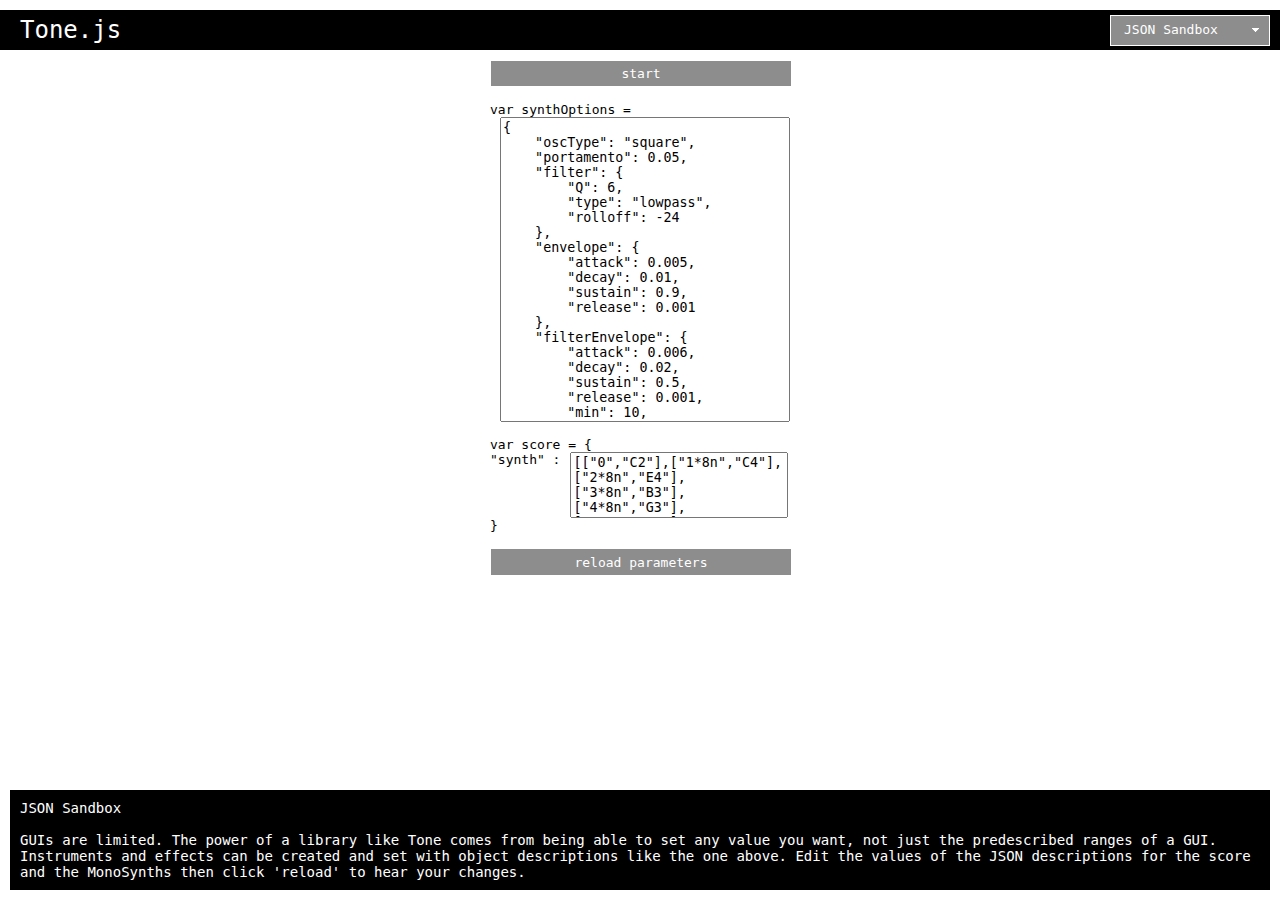
<file: examples/json.html>
<html>
<head>
	<title>JSON SANDBOX</title>

	<meta name="viewport" content="width=device-width, initial-scale=1, user-scalable=no">

	<script type="text/javascript" src="./deps/jquery.min.js"></script>
	<script type="text/javascript" src="./deps/jquery-ui.js"></script>
	<script type="text/javascript" src="./deps/jquery.ui.touch-punch.js"></script>
	<script type="text/javascript" src="../build/Tone.js"></script>
	<script type="text/javascript" src="./Widgets.js"></script>
	<script type="text/javascript" src="./ExampleList.js"></script>
	<link rel="stylesheet" type="text/css" href="./style/widgets.css">
	<link rel="stylesheet" type="text/css" href="./style/jquery-ui.css">

</head>
<body>
		
	<div id="Container">
		<div id="Explanation">
			JSON Sandbox
			<br>
			<br>
			GUIs are limited. The power of a library like Tone comes from being able to set any value you want, 
			not just the predescribed ranges of a GUI. Instruments and effects can be created and set
			with object descriptions like the one above. Edit the values of the JSON descriptions for the score 
			and the MonoSynths then click 'reload' to hear your changes. 
		</div>
		<div id="Content"></div>
	</div>


	<script type="text/javascript">
		/* globals Tone, GUI */

		var synthOptions = {
			"oscType": "square",
			"portamento" : 0.05,
			"filter": {
				"Q": 6,
				"type": "lowpass",
				"rolloff": -24
			},
			"envelope": {
				"attack": 0.005,
				"decay": 0.01,
				"sustain": 0.9,
				"release": 0.001
			},
			"filterEnvelope": {
				"attack": 0.006,
				"decay": 0.02,
				"sustain": 0.5,
				"release": 0.001,
				"min": 10,
				"max": 4000
			}
		};

		var synth = new Tone.MonoSynth(synthOptions);
		synth.setVolume(-10);
		synth.toMaster();

		var synthPart = [["0", "C2"], ["1*8n", "C4"], ["2*8n", "E4"], ["3*8n", "B3"], 
			["4*8n", "G3"], ["5*8n", "C2"], ["6*8n", "C4"], ["7*8n", "B1"]];

		Tone.Note.parseScore({
			"synth" : synthPart
		});

		Tone.Transport.setLoopEnd("1:0");
		Tone.Transport.loop = true;

		Tone.Note.route("synth", function(time, note){
			synth.triggerAttackRelease(note, "8n", time);
		});


		// GUI //

		new GUI.TopBar(Tone);

		var content = $("#Content");

		new GUI.Checkbox(content, function(on){
			if (on){
				Tone.Transport.start();
			} else {
				Tone.Transport.stop();
			}
		}, "start", "stop");

		content.append("<br><br>");

		$("<div>", {"class" : "Code"}).appendTo(content).text("var synthOptions = ");

		var synthInput = $("<textarea>", {"id" : "Synth"})
			.attr("rows", 10)
			.attr("cols", 50)
			.appendTo(content)
			.val(JSON.stringify(synthOptions, null, 4));

		content.append("<br><br>");

		$("<div>", {"class" : "Code"}).appendTo(content).text("var score = {");
		$("<span>").appendTo(content).text("\"synth\" :");
		var scoreInput = $("<textarea>", {"id" : "Score"})
			.attr("rows", 4)
			.appendTo(content)
			.keyup(function (e) {
				if (e.keyCode == 13) {
					reloadParameters();
				}
			})
			.val(JSON.stringify(synthPart));
		$("<div>", {"class" : "Code"}).appendTo(content).text("}");

		content.append("<br>");		

		//reload button
		$("<div>", {"id" : "Reload"})
			.text("reload parameters")
			.button()
			.appendTo(content)
			.click(reloadParameters);
		function reloadParameters(){
			try {
				synthOptions = JSON.parse(synthInput.val());
				synth.set(synthOptions);
				var scorePart = JSON.parse(scoreInput.val());
				Tone.Transport.clearTimelines();
				Tone.Note.parseScore({
					"synth" : scorePart
				});
			} catch (e){
				$("<div id='dialog' title='Reload Error'></div>")
					.appendTo($("body"))
					.text(e)
					.dialog();
			}	
		}


	</script>

	<style type="text/css">
		#Content {
			text-align: left;
			width: 300px;
			height: auto;
		}
		#Content * {
			font-family: monospace;
		}
		#Synth {
			margin-left: 10px;
			width: calc(100% - 10px);
			height: 305px;
			resize: none;
		}
		#Score {
			margin-left: 10px;
			width: 218px;
			/*height: 25px;*/
			resize: none;
		}
		span {
			vertical-align: top;
		}
		.Checkbox {
			width: 100%;
		}
		#Reload {
			width: 100%;
		}
	</style>

</body>
</html>
</file>
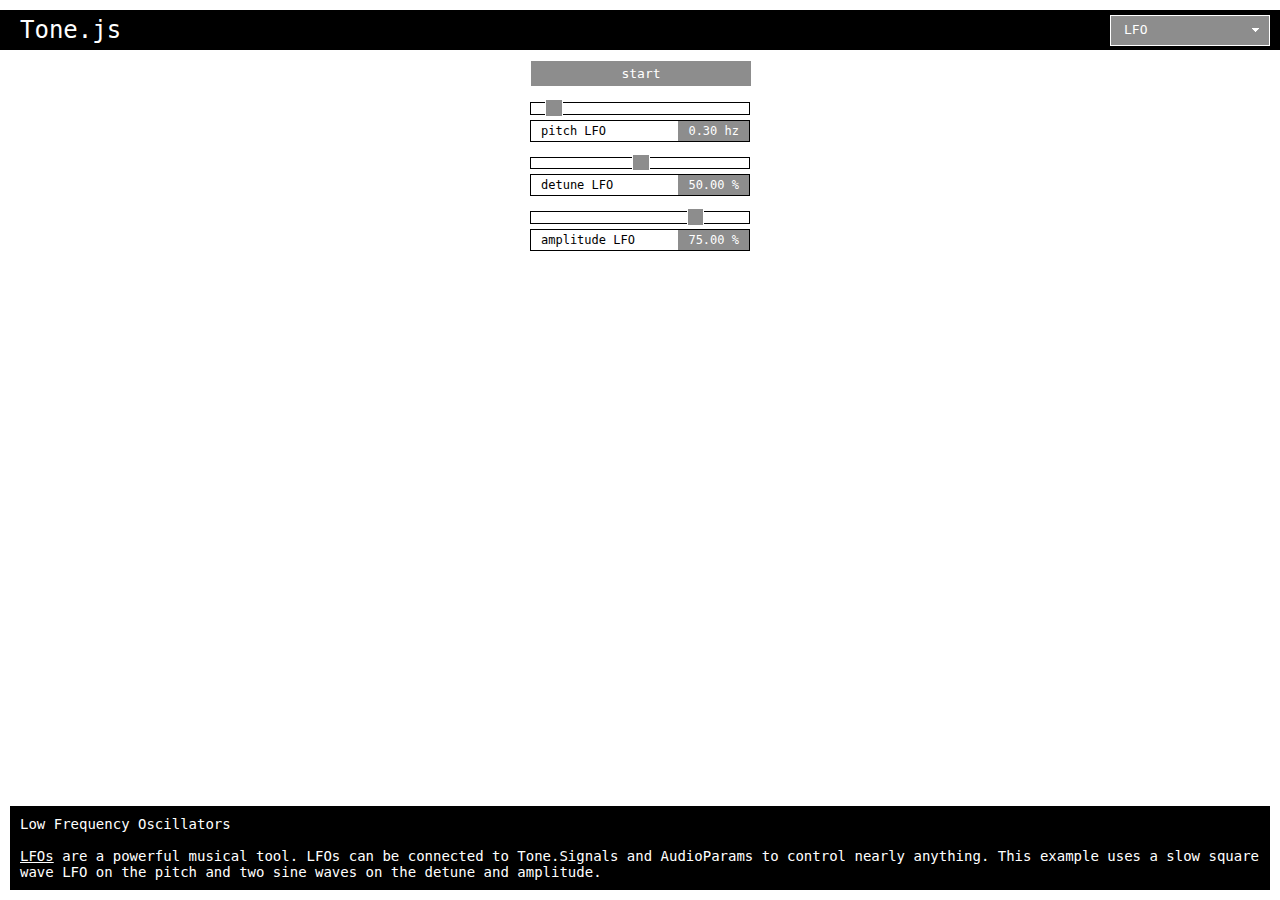
<file: examples/lfo.html>
<html>
<head>
	<title>LFO</title>

	<meta name="viewport" content="width=device-width, initial-scale=1, user-scalable=no">

	<script type="text/javascript" src="./deps/jquery.min.js"></script>
	<script type="text/javascript" src="./deps/jquery-ui.js"></script>
	<script type="text/javascript" src="./deps/jquery.ui.touch-punch.js"></script>
	<script type="text/javascript" src="../build/Tone.js"></script>
	<script type="text/javascript" src="./Widgets.js"></script>
	<script type="text/javascript" src="./ExampleList.js"></script>
	<link rel="stylesheet" type="text/css" href="./style/widgets.css">
	<link rel="stylesheet" type="text/css" href="./style/jquery-ui.css">

</head>
<body>
		
	<div id="Container">
		<div id="Explanation">
			Low Frequency Oscillators
			<br>
			<br>
			<a href="http://en.wikipedia.org/wiki/Low-frequency_oscillation">LFOs</a> are a powerful musical tool. 
			LFOs can be connected to Tone.Signals and AudioParams to control nearly anything. This example uses
			a slow square wave LFO on the pitch and two sine waves on the detune and amplitude. 
		</div>
		<div id="Content"></div>
	</div>


	<script type="text/javascript">
		/* globals Tone, GUI */

		var osc = new Tone.Oscillator(110, "triangle");
		osc.setVolume(-10);

		var freqLFO = new Tone.LFO(0.1, 80, 160);
		freqLFO.setType("square");
		freqLFO.connect(osc.frequency);

		var detuneLFO = new Tone.LFO(12, -80, 80);
		var detuneAmount = new Tone.Multiply(1);
		detuneLFO.connect(detuneAmount);
		detuneAmount.connect(osc.detune);
		
		var amplitudeLFO = new Tone.LFO(10, 0.05, 1);
		var ampAmount = new Tone.DryWet(1);
		var ampNode = Tone.context.createGain();
		osc.connect(ampNode);
		ampNode.connect(ampAmount.wet);
		osc.connect(ampAmount.dry);
		amplitudeLFO.connect(ampNode.gain);

		ampAmount.toMaster();

		// GUI //

		var content = $("#Content");

		new GUI.TopBar(Tone);

		new GUI.Checkbox(content, function(on){
			if (on){
				osc.start();
				freqLFO.start();
				detuneLFO.start();
				amplitudeLFO.start();
			} else {
				osc.stop();
				freqLFO.stop();
				detuneLFO.stop();
				amplitudeLFO.stop();
			}
		}, "start", "stop");

		//sliders
		var freqSlider = new GUI.Slider(content, function(val){
			var scaled = val * 2 + 0.1;
			freqLFO.setFrequency(scaled);
			return scaled;
		}, 1, "pitch LFO", "hz");
		freqSlider.render(0.1);
		var detuneSlider = new GUI.Slider(content, function(val){
			detuneAmount.setValue(val);
			return val * 100;
		}, 1, "detune LFO", "%");
		detuneSlider.render(0.5);
		var amplitudeSlider = new GUI.Slider(content, function(val){
			ampAmount.setWet(val);
			return val * 100;
		}, 1, "amplitude LFO", "%");
		amplitudeSlider.render(0.75);

	</script>

	<style type="text/css">
		#Content {
			text-align: center;
			width: 220px;
			height: 250px;
		}
		.Slider {
			margin-top: 15px;
		}
		.Checkbox {
			width: 100%;
		}
	</style>

</body>
</html>
</file>
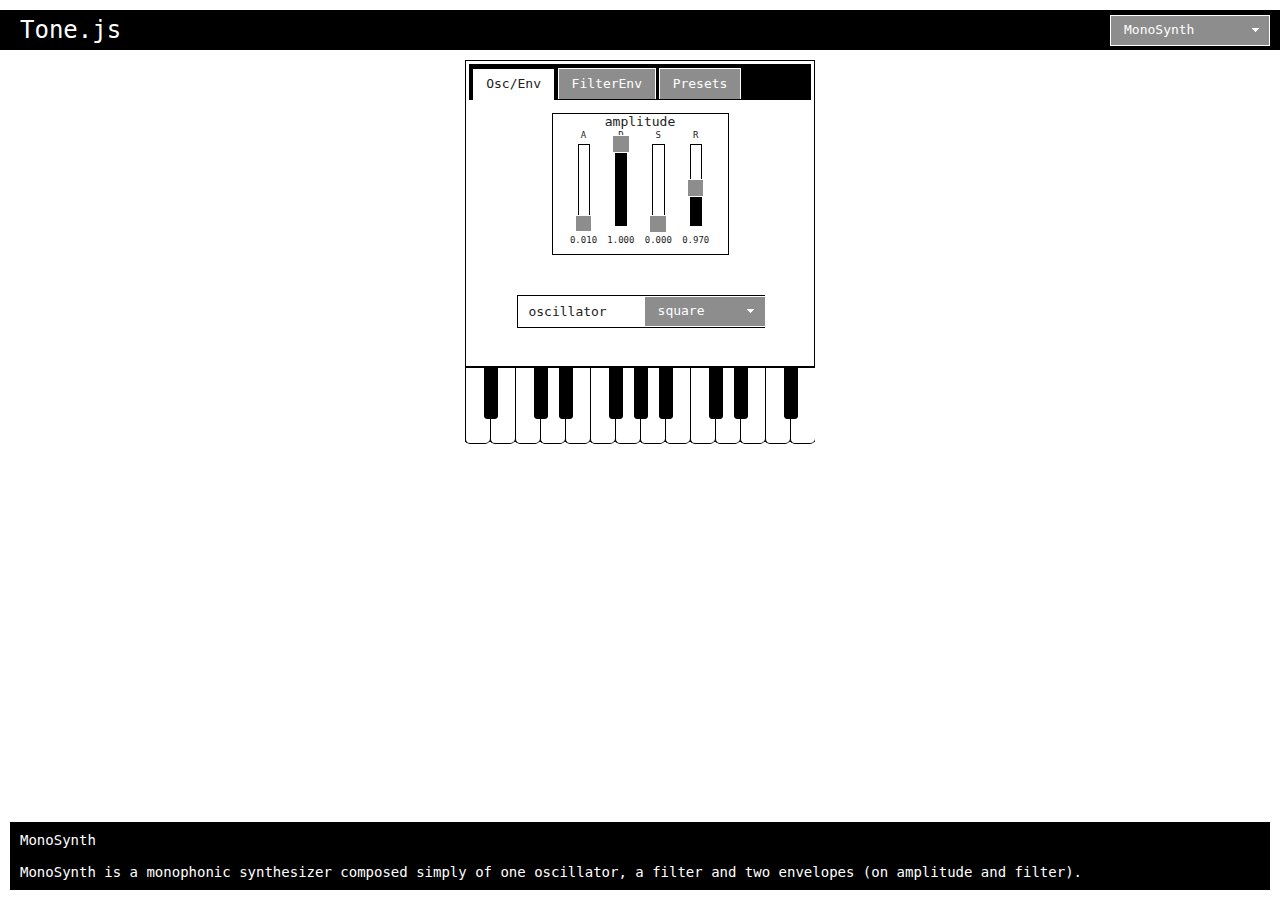
<file: examples/monoSynth.html>
<html>
<head>
	<title>MONOSYNTH</title>

	<meta name="viewport" content="width=device-width, initial-scale=1, user-scalable=no">

	<script type="text/javascript" src="./deps/jquery.min.js"></script>
	<script type="text/javascript" src="./deps/jquery-ui.js"></script>
	<script type="text/javascript" src="./deps/jquery.ui.touch-punch.js"></script>
	<script type="text/javascript" src="../build/Tone.js"></script>
	<script type="text/javascript" src="../build/Tone.Preset.js"></script>
	<script type="text/javascript" src="./Widgets.js"></script>
	<script type="text/javascript" src="./ExampleList.js"></script>
	<link rel="stylesheet" type="text/css" href="./style/widgets.css">
	<link rel="stylesheet" type="text/css" href="./style/jquery-ui.css">
	<script type="text/javascript" src="./deps/qwerty-hancock.js"></script>

</head>
<body>

	<div id="Container">
		<div id="Explanation">
			MonoSynth
			<br>
			<br>
			MonoSynth is a monophonic synthesizer composed simply of one oscillator, 
			a filter and two envelopes (on amplitude and filter). 
		</div>
		<div id="Content">
			<div id="tabs">
			  <ul>
			    <li><a href="#envelope">Osc/Env</a></li>
			    <li><a href="#filter">FilterEnv</a></li>
			    <li><a href="#presets">Presets</a></li>
			  </ul>
			  <div id="envelope">
			   
			  </div>
			  <div id="filter">
			   
			  </div>
			  <div id="presets">
			    
			  </div>
			</div>


		</div>
	</div>

	<script type="text/javascript">

		/* globals Tone, GUI, QwertyHancock */
			
		var synth = new Tone.MonoSynth();
		synth.setVolume(-10);
		synth.toMaster();

		// GUI //

		new GUI.TopBar(Tone);

		$("#tabs").tabs();

		var content = $("#Content");
		var envelope = $("#envelope");
		var filter = $("#filter");
		var presets = $("#presets");

		//envelopes
		var ampEnv = new GUI.Envelope(envelope, synth.envelope, "amplitude");
		var osc = new GUI.Oscillator(envelope, synth.oscillator, "oscillator");

		//filter
		var filtEnv =new GUI.Envelope(filter, synth.filterEnvelope, "filter");
		var min = 20;
		var max = 20000;
		var minFilFreq = new GUI.Slider(filter, function(val){
			var freq = Math.pow(val, 2);
			var scaled = freq * (max - min) + min;
			synth.filterEnvelope.min = scaled;
			return scaled;
		}, min, "start freq", "hz");
		var maxFilFreq = new GUI.Slider(filter, function(val){
			var freq = Math.pow(val, 2);
			var scaled = freq * (max - min) + min;
			synth.filterEnvelope.max = scaled;
			return scaled;
		}, min, "end freq", "hz");

		//presets
		var allPresets = [];
		for (var name in synth.preset){
			allPresets.push(name);
		}

		new GUI.DropDown(presets, allPresets, function(name){
			setPreset(name);
		});

		//keyboard
		$("<div>", {"id" : "Keyboard"}).appendTo(content);
		var keyboard = new QwertyHancock({
			id: "Keyboard",
			width: 350,
			height: 75,
			octaves: 2,
			startNote: "A3",
			whiteNotesColour: "white",
			blackNotesColour: "black",
			hoverColour: "#f3e939"
		});
		keyboard.keyDown = function(note, freq){
			synth.triggerAttack(freq);
		};
		keyboard.keyUp = function(){
			synth.triggerRelease();
		};

		function setPreset(name){
			synth.setPreset(name);
			ampEnv.render();
			filtEnv.render();
			osc.render();
			var minVal = Math.pow(Math.max((synth.filterEnvelope.min - min) / (max - min), 0), 0.5);
			minFilFreq.render(minVal);
			var maxVal = Math.pow(Math.max((synth.filterEnvelope.max - min) / (max - min), 0), 0.5);
			maxFilFreq.render(maxVal);
		}

		setPreset("Pianoetta");
		
	</script>

	<style type="text/css">
	#Content {
		width: 350px;
	}

	#tabs {
		height: 300px;
	}

	.Slider {
		width: 80%;
		margin-left: 10%;
		margin-top: 10px;
	}

	.Oscillator {
		width: 80%;
		margin-left: 10%;
		margin-top: 40px;
	}

	.Envelope {
		margin: auto;
	}

	#Keyboard {
		background-color: black;
	}

	#presets .DropDown {
		margin: auto;
		margin-top: 50px;
	}
	</style>
</body>
</html>
</file>
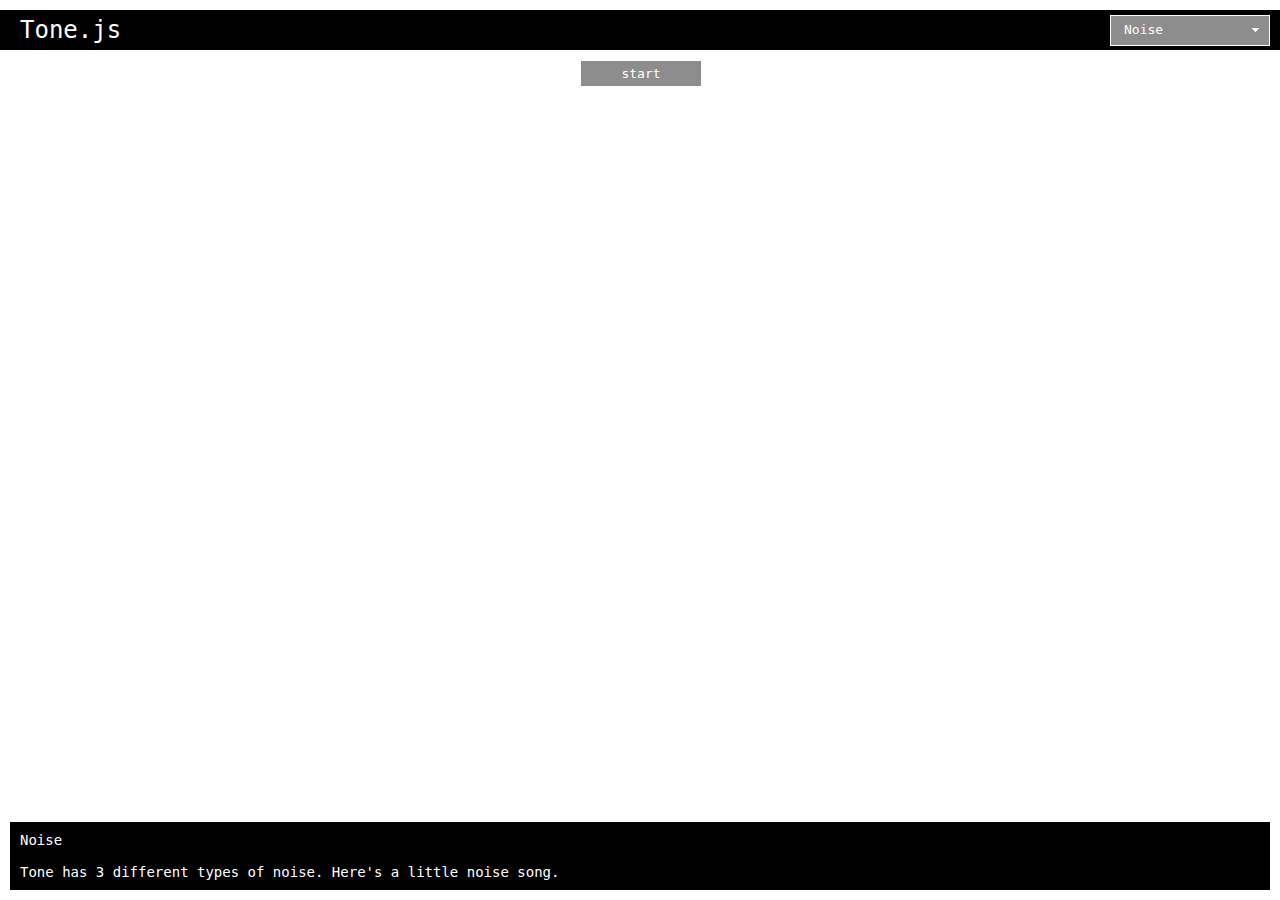
<file: examples/noises.html>
<html>
<head>
	<title>NOISES</title>

	<meta name="viewport" content="width=device-width, initial-scale=1, user-scalable=no">

	<script type="text/javascript" src="./deps/jquery.min.js"></script>
	<script type="text/javascript" src="./deps/jquery-ui.js"></script>
	<script type="text/javascript" src="./deps/jquery.ui.touch-punch.js"></script>
	<script type="text/javascript" src="../build/Tone.js"></script>
	<script type="text/javascript" src="./Widgets.js"></script>
	<script type="text/javascript" src="./ExampleList.js"></script>
	<link rel="stylesheet" type="text/css" href="./style/widgets.css">
	<link rel="stylesheet" type="text/css" href="./style/jquery-ui.css">

</head>
<body>

	<div id="Container">
		<div id="Explanation">
			Noise
			<br>
			<br>
			Tone has 3 different types of noise. Here's a little noise song. 
		</div>
		<div id="Content">
			<div id="Button"></div>
			<div id='Noise'></div>
		</div>
	<script type="text/javascript">

		/* globals Tone, GUI */

		var noise = new Tone.Noise();
		noise.setVolume(-20);
		noise.toMaster();

		var noiseTypes = ["white", "brown", "pink"];

		Tone.Transport.setInterval(function(time){
			//set a random noise type
			var randomIndex = Math.floor(Math.random()* noiseTypes.length);
			var randomNoise = noiseTypes[randomIndex];
			noise.setType(randomNoise, time);
			$("#Noise").text(randomNoise);
		}, "8n");

		//stop it after 4 measures
		Tone.Transport.setTimeout(function(time){
			noise.stop(time);
			Tone.Transport.stop();
			$("#Noise").text("done");
			setTimeout(function(){
				$("#Noise").text("");
			}, 500);
		}, "4m");

		// GUI //

		new GUI.TopBar(Tone);

		new GUI.Momentary($("#Button"), function(){
			Tone.Transport.start();
			noise.start();
			$("#Button").remove();
		}, "start", "");

	</script>

	<style type="text/css">
	#Content {
		text-align: center;
		width: 120px;
	}
	#Content .Momentary{
		width: 100%;
	}
	</style>
</body>
</html>
</file>
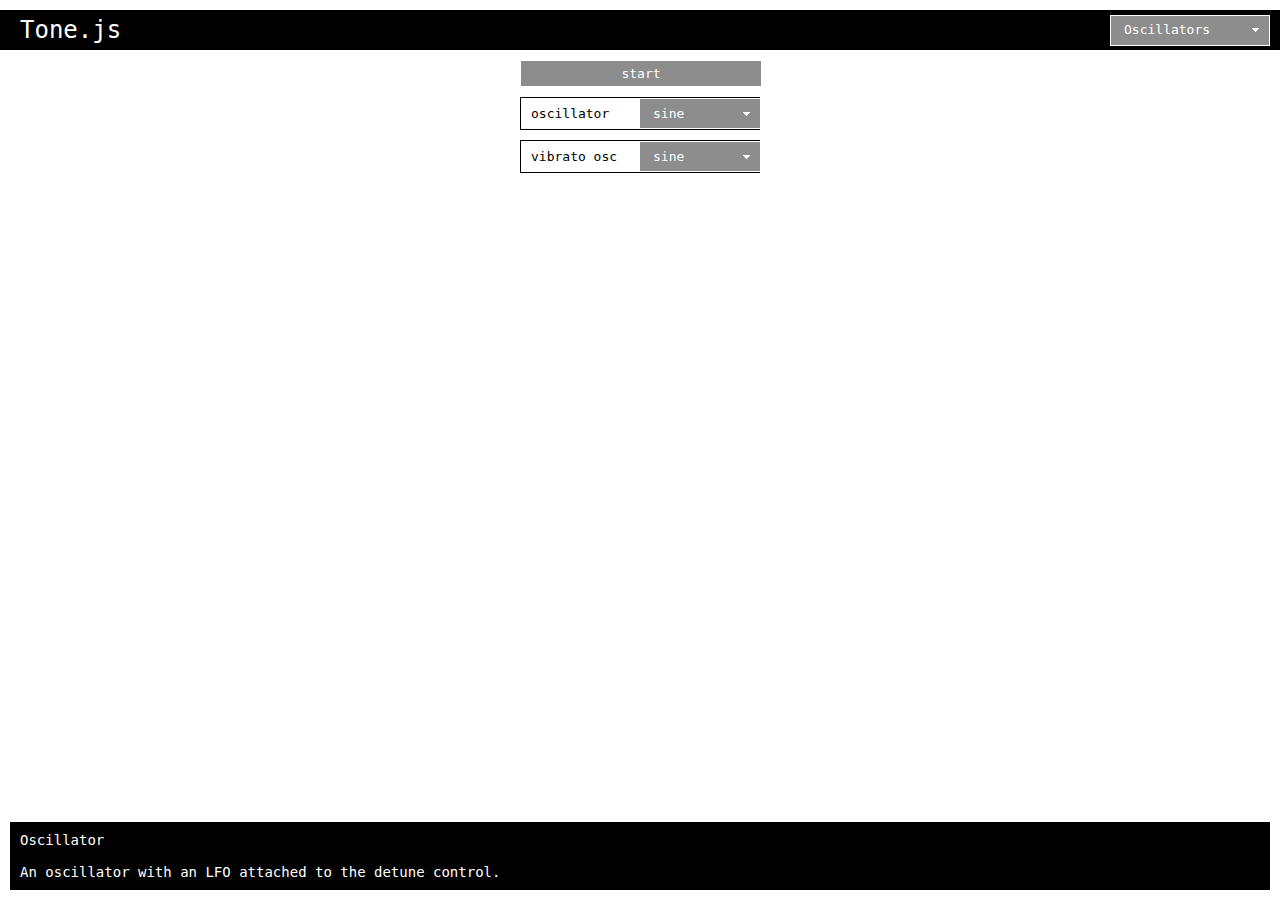
<file: examples/oscillator.html>
<html>
<head>
	<title>Oscillator</title>
	
	<meta name="viewport" content="width=device-width, initial-scale=1, user-scalable=no">

	<script type="text/javascript" src="./deps/jquery.min.js"></script>
	<script type="text/javascript" src="./deps/jquery-ui.js"></script>
	<script type="text/javascript" src="./deps/jquery.ui.touch-punch.js"></script>
	<script type="text/javascript" src="../build/Tone.js"></script>
	<script type="text/javascript" src="./Widgets.js"></script>
	<script type="text/javascript" src="./ExampleList.js"></script>
	<link rel="stylesheet" type="text/css" href="./style/widgets.css">
	<link rel="stylesheet" type="text/css" href="./style/jquery-ui.css">

</head>
<body>
	<div id="Container">
		<div id="Explanation">
			Oscillator
			<br>
			<br>
			An oscillator with an LFO attached to the detune control. 
		</div>
		<div id="Content">
		</div>
	</div>
	<script type="text/javascript">

		/* global Tone, GUI*/

		var osc = new Tone.Oscillator(440, "sine");

		var vibrato = new Tone.LFO(6, -25, 25);
		vibrato.start();

		//connect it to the output
		osc.toMaster();
		osc.setVolume(-10);
		vibrato.connect(osc.detune);

		// GUI //

		$(function(){
			var content = $("#Content");
			new GUI.TopBar(Tone);
			new GUI.Checkbox(content, function(on){
				if (on){
					osc.start();
				} else {
					osc.stop();
				}
			}, "start", "stop");
			new GUI.Oscillator(content, osc, "oscillator");
			new GUI.Oscillator(content, vibrato.oscillator, "vibrato osc");
		});

		
	</script>

	<style type="text/css">
		#Content {
			text-align: left;
			height: 110px;
			width: 240px;
		}
		.Checkbox {
			width: 100%;
		}
		.Oscillator {
			margin-top: 10px;
		}
	</style>
</body>
</html>
</file>
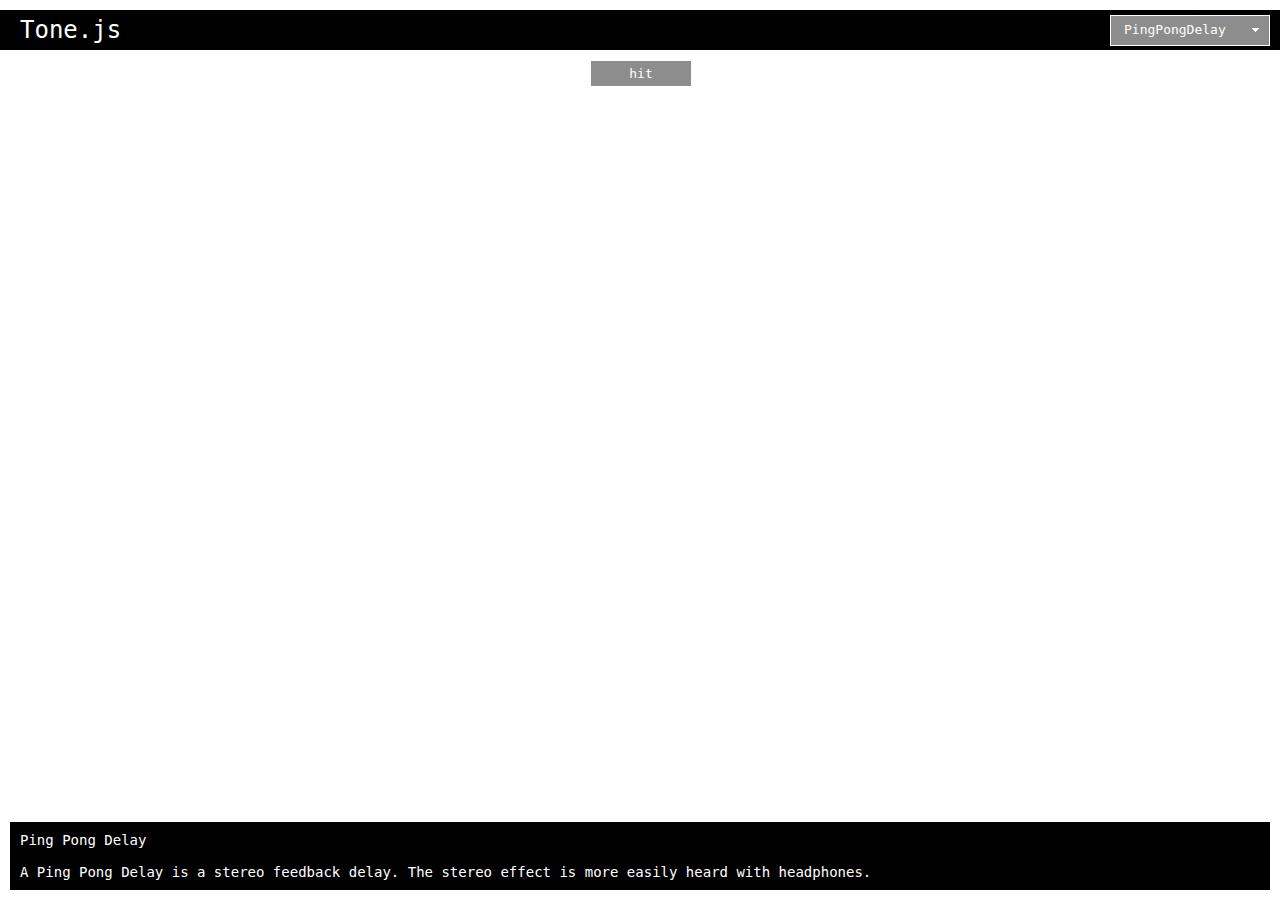
<file: examples/pingPongDelay.html>
<html>
<head>
	<title>PINGPONG DELAY</title>

	<meta name="viewport" content="width=device-width, initial-scale=1, user-scalable=no">
	
	<script type="text/javascript" src="./deps/jquery.min.js"></script>
	<script type="text/javascript" src="./deps/jquery-ui.js"></script>
	<script type="text/javascript" src="./deps/jquery.ui.touch-punch.js"></script>
	<script type="text/javascript" src="../build/Tone.js"></script>
	<script type="text/javascript" src="./Widgets.js"></script>
	<script type="text/javascript" src="./ExampleList.js"></script>
	<link rel="stylesheet" type="text/css" href="./style/widgets.css">
	<link rel="stylesheet" type="text/css" href="./style/jquery-ui.css">

</head>
<body>
	<div id="Container">
		<div id="Explanation">
			Ping Pong Delay
			<br>
			<br>
			A Ping Pong Delay is a stereo feedback delay. The stereo effect is more easily heard with headphones. 
		</div>
		<div id="Content">
			<div id="Loading">Loading...</div>
		</div>
	</div>
	<script type="text/javascript">
		/* globals Tone, GUI */

		var player = new Tone.Player("./audio/505/snare.mp3", function(){
			$("#Loading").remove();
		});

		var feedbackDelay = new Tone.PingPongDelay("8n");
		//60% feedback
		feedbackDelay.setFeedback(0.6);

		//connections
		player.connect(feedbackDelay);
		feedbackDelay.toMaster();	
		feedbackDelay.setWet(0.5);	

		// GUI //

		new GUI.TopBar(Tone);

		new GUI.Momentary($("#Content"), function(on){
			if (on){
				player.start();
			}
		}, "hit", "hit");
		
	</script>
	<style type="text/css">
		#Content {
			width: 100px;
			height: 50px;
		}
		.Momentary {
			width: 100%;
		}
	</style>
</body>
</html>
</file>
<file: examples/style/widgets.css>
* {
	-webkit-user-select: none; 
	-moz-user-select: none;  
	user-select: none; 
}

textarea {
	-webkit-user-select: text!important; 
	-moz-user-select: text!important
	user-select: text!important
}

#Container {
	text-size-adjust: none;
	-webkit-text-size-adjust: none;
	width: 100%;
	height: 100%;
	position: absolute;
	left: 0px;
	top: 0px;
	overflow-x: hidden;
}

/* FOR MOBILES */
@media (max-width: 320px) {
	#TopBar  #Homepage a{
		font-size: 16px!important;
	}
	#Content{
		font-size: 10px!important;
		max-width: 100%!important;
	}
}


/* CONTAINER */

#Content {
	font-family: monospace;
	position: relative;
	margin: auto;
	margin-top: 60px;
	margin-bottom: 120px;
	width: 200px;
	height: auto;
	z-index: 0;
}

#Explanation {
	font-family: monospace;
	background-color: black;
	padding: 10px;
	color: white;
	font-size: 14px;
	text-align: left;	
	position: fixed;
	bottom: 10px;
	left: 10px;
	right: 10px;
	z-index: 1;
	overflow: hidden;
}

#Explanation.Collapsed{
	height: 16px;
}

#Explanation a {
	color: white;
	font-family: monospace;
	font-size: 14px;
}

/* TOP BAR */
#TopBar {
	position: fixed;
	background-color: black;
	height: 40px;
	top: 10px;
	left: 0px;
	right: 0px;
	z-index: 3;
}

#TopBar #HomePage {
	position: relative;
	float: left;
	margin-left: 20px;
	font-size: 24px;
	line-height: 40px;
	color: white;
}

#TopBar #HomePage a {
	font-family: monospace;
	font-size: 24px;
	color: white;
	text-transform: none;
	text-decoration: none;
	margin-left: 0px;
}

#TopBar #DropDown {
	position: absolute;
	right: 10px;
	margin-left: -60px;
	top: 5px;
	/*width: 120px;*/
	/*font-size: 12px;*/
}

#TopBar .LevelMeter {
	position: relative;
	float: left;
	margin-left: 20px;
	margin-top: 7px;
	height: 25px;
	width: 20px;
}

#TopBar .LevelMeterChannel #Level{
	background-color: black;
}

/* ENVELOPE */

.Envelope {
	width: 175px;
	height: 140px;
	border: 1px solid black;
}

.Envelope #Title{
	width: 100%;
	height: 30px;
	text-align: center;
}

.Envelope .EnvelopeSlider {
	margin-left: 25px;
	height: 80px;
	float: left;
}

.Envelope .EnvelopeSlider .Label{
	position: absolute;
	font-size: 9px;
	text-align: center;
	width: 30px;
	left: -10px;
}

.Envelope .EnvelopeSlider .Label.Bottom{
	top: 90px;
}

.Envelope .EnvelopeSlider .Label.Top{
	top: -15px;
}

/* START BUTTON */

.StartButton {
	background-color: rgba(0, 0, 0, 0.75);
	position: absolute;
	width: 100%;
	height: 100%;
	top: 0px;
	left: 0px;
	z-index: 2;
	opacity: 1;
}

.StartButton button{
	position: absolute;
	height: 100px;
	width: 100px;
	top: 50%;
	left: 50%;
	margin-top: -50px;
	margin-left: -50px;
	font-size: 30px;
}

/* VALUE */

.Value {
	width: auto;
	height: 20px;
	border: 1px solid black;
	display: inline-block;
	line-height: 20px;
}

.Value #Label {
	margin-left: 10px;
	margin-right: 5px;
	position: relative;
	float: left;
	height: 100%;
	font-size: 12px;
}

.Value #Value {
	padding-right: 10px;
	padding-left: 10px;
	background-color: #8d8d8d;
	color: white;
	position: relative;
	float: right;
	height: 100%;
	font-size: 12px;
}

/* VALUE METER */

.ValueMeter {
	width: auto;
	height: 20px;
	display: inline-block;
	line-height: 20px;
}

.ValueMeter .Value {
	width: 100%;
	height: 100%;
}

/* LEVEL METER */
.LevelMeter {
	width: 40px;
	height: 100px;
}

.LevelMeterChannel {
	position: absolute;
	top: 0;
	height: 100%;
}

.LevelMeterChannel.Mono {
	width: 100%;
	height: 100%;
	left: 0px;
}

.LevelMeterChannel.Left {
	width: 45%;
	left: 0px;
}
.LevelMeterChannel.Right {
	width: 45%;
	right: 0px;
}

.LevelMeterChannel #Clip{
	position: absolute;
	top: 0;
	height: 5%;
	width: 100%;
	left: 0px;
	background-color: red;
	opacity: 0;
}

.LevelMeterChannel #Background{
	position: absolute;
	width: 100%;
	left: 0px;
	top: 5%;
	height: 95%;
	background: #f75931;
	background: -moz-linear-gradient(top,  #f75931 0%, #efe826 13%, #3fe02a 27%, #3fe02a 64%, #3fe02a 100%);
	background: -webkit-gradient(linear, left top, left bottom, color-stop(0%,#f75931), color-stop(13%,#efe826), color-stop(27%,#3fe02a), color-stop(64%,#3fe02a), color-stop(100%,#3fe02a));
	background: -webkit-linear-gradient(top,  #f75931 0%,#efe826 13%,#3fe02a 27%,#3fe02a 64%,#3fe02a 100%);
	background: -o-linear-gradient(top,  #f75931 0%,#efe826 13%,#3fe02a 27%,#3fe02a 64%,#3fe02a 100%);
	background: -ms-linear-gradient(top,  #f75931 0%,#efe826 13%,#3fe02a 27%,#3fe02a 64%,#3fe02a 100%);
	background: linear-gradient(to bottom,  #f75931 0%,#efe826 13%,#3fe02a 27%,#3fe02a 64%,#3fe02a 100%);
	filter: progid:DXImageTransform.Microsoft.gradient( startColorstr='#f75931', endColorstr='#3fe02a',GradientType=0 );	
}

.LevelMeterChannel #Level {
	position: absolute;
	height: 50%;
	background-color: white;
	top: 0px;
	width: 100%;
	left: 0px;
	/*transition: height 0.1s;*/
}

/* OSCILLATOR */

.Oscillator {
	border: 1px solid black;
	height: 31px;
	width: auto;
}

.Oscillator #Label{
	float: left;
	margin-left: 10px;
	line-height: 31px;
} 

.Oscillator .DropDown .ui-selectmenu-button{
	width: 120px!important;
}

.Oscillator .DropDown {
	position: relative;
	float: right;
	margin-left: 2px;
	width: 120px;
}

/* Slider */
.Slider .Value {
	margin-top: 5px;
	display: block;
}

.Slider .Input {
	display: block;
}

/* DROP DOWN */
.DropDown .ui-selectmenu-button{
	width: 120px!important;
}

.DropDown {
	width: 120px;
}

/* CHECKBOX */

.Checkbox.pressed {
	border: 1px solid black;
	background: white!important;
	color: black;
}
</file>
<file: src/style/app.css>
/*----------------------/
/ App Styles
/----------------------*/
html {
  background: black;
}
#keyboard {
  width: 100%;
  height: 100%;
  background-color: #eee;
}

#keys {
  text-align: center;
  width: 100%;
  height: 100%;
  overflow: hidden;
  position: relative;
  background: black;
  padding-top: 1.125rem;
}

#controls {
  font-size: .8rem;
  font-family: Helvetica Neue;
  position: absolute;
  left: .5rem;
  bottom: .5rem;
  width: 100%;
}

#controls button {
  font-size: .8rem;
  font-family: Helvetica Neue;
  border-radius: 5px;
  background-color: #fff;
}

#controls button.selected {
  background-color: #d86865;
}

#controls #notation {
  position: absolute;
  bottom: 0;
  right: 1rem;
}

.row {
  margin-top: -1.125rem;
}

.tall .row {
  margin-top: -1.67rem;
}

.controlsRow {
  text-align: center;
  margin-top: 0.25em;
}

.tall .row.controlsRow {
  margin-top: 0.5em;
}

.key {
  width: 4.0rem;
  height: 4.6rem;
  display: inline-block;
  margin: 0.5px;
}

.tall .row .key {
  width: 3.44rem;
  height: 4.82rem;
}

.tall .controlsRow .key {
  margin: 0.3em 0.86em;
}

.key .hexagon {
  overflow: hidden;
  visibility: hidden;
  -webkit-transform: rotate(120deg);
  transform: rotate(120deg);
  cursor: pointer;
}

.tall .row .key .hexagon {
  -webkit-transform: rotate(135deg);
  transform: rotate(135deg);
}

.key .hexagon-in1 {
  overflow: hidden;
  width: 100%;
  height: 100%;
  -webkit-transform: rotate(-60deg);
  transform: rotate(-60deg);
}

.tall .row .key .hexagon-in1 {
  -webkit-transform: rotate(-90deg);
  transform: rotate(-90deg);
}

.key .hexagon-in2 {
  overflow: hidden;
  width: 100%;
  height: 100%;
  background: white;

  visibility: visible;

  -webkit-transform: rotate(-60deg);
  transform: rotate(-60deg);
  /*-webkit-transition: all 0.2s ease;
  transition: all 0.2s ease;*/
}

.controlsRow .key .hexagon-in2[data-set="i"] {
  background: #999;
}
.controlsRow .key .hexagon-in2[data-set="iv"] {
  background: white;
}
.controlsRow .key .hexagon-in2[data-set="v"] {
  background: red;
}

.a_i .controlsRow .key .hexagon-in2[data-set="i"],
.a_iv .controlsRow .key .hexagon-in2[data-set="iv"],
.a_v .controlsRow .key .hexagon-in2[data-set="v"] {
  -webkit-box-shadow: inset 0 0 2rem 0.25rem rgba(0, 0, 100, 0.5);
  box-shadow: inset 0 0 2rem 0.25rem rgba(0, 0, 100, 0.5);
}

.a_i .row1 .key .hexagon-in2,
.a_iv .row0 .key .hexagon-in2,
.a_iv .row2 .key .hexagon-in2,
.a_v .row0 .key:nth-child(4n+2) .hexagon-in2, .a_v .row0 .key:nth-child(4n+3) .hexagon-in2,
.a_v .row2 .key:nth-child(4n+1) .hexagon-in2, .a_v .row2 .key:nth-child(4n+4) .hexagon-in2 {
  background: #999;
}

.a_i .row0 .key:nth-child(4n+2) .hexagon-in2, .a_i .row0 .key:nth-child(4n+3) .hexagon-in2,
.a_i .row2 .key:nth-child(4n+1) .hexagon-in2, .a_i .row2 .key:nth-child(4n+4) .hexagon-in2,
.a_iv .row0 .key:nth-child(4n+2) .hexagon-in2, .a_iv .row0 .key:nth-child(4n+3) .hexagon-in2,
.a_iv .row2 .key:nth-child(4n+1) .hexagon-in2, .a_iv .row2 .key:nth-child(4n+4) .hexagon-in2,
.a_v .row1 .key .hexagon-in2 {
  background: red;
}

.a_i .row0 .key:nth-child(4n+3) .hexagon-in2::before,
.a_i .row2 .key:nth-child(4n+1) .hexagon-in2::before,
.a_iv .row0 .key:nth-child(4n+1) .hexagon-in2::before,
.a_iv .row2 .key:nth-child(4n+3) .hexagon-in2::before,
.a_v .row0 .key:nth-child(4n+1) .hexagon-in2::before,
.a_v .row2 .key:nth-child(4n+3) .hexagon-in2::before {
  content: '';
  background: black;
  border-radius: 10rem;
  width: 0.75em;
  height: 0.75em;
  display: block;
  position: absolute;
  top: calc(50% - 0.375em);
  left: calc(50% - 0.375em);
}

.tall .row .key .hexagon-in2 {
  -webkit-transform: rotate(-45deg);
  transform: rotate(-45deg);
}

.key .hexagon-in2.active {
  -webkit-box-shadow: inset 0 0 2rem 0.75rem rgba(0, 0, 100, 0.5);
  box-shadow: inset 0 0 2rem 0.75rem rgba(0, 0, 100, 0.5);
}

.key h1 {
  padding: 1rem 0 .4rem 1.4rem;
  font-family: "Helvetica Neue", Helvetica, Arial, sans-serif;
  font-size: 2.4rem;
  text-shadow: 0.1rem 0.1rem 0 rgba(0,0,0,0.03);
  color: rgba(0,0,0,0.9);
}

.controlsRow .key h1 {
    padding-left: 0;
}

.tall .row .key h1 {
  padding-left: 0.9rem;
}

.key h1.incidental {
  padding-left: 1.2rem;
}

.tall .row .key h1.incidental {
  padding-left: 0.5rem;
}

.key h1.incidental sup {
  position: relative;
  top: -.2rem;
  font-size: 60%;
}

.key h1 sub {
  vertical-align: sub;
  position: relative;
  top: -.2rem;
  font-size: 30%;
  opacity: 0.25;
}
.key h1.incidental sub {
  left: -.5rem;
}

#hiddenSettings {
  position: absolute;
  top: 0; right: 0;
  width: 2em;
  height: 2em;
}
</file>
<file: test/testDeps/mocha.css>
@charset "utf-8";

body {
  margin:0;
}

#mocha {
  font: 20px/1.5 "Helvetica Neue", Helvetica, Arial, sans-serif;
  margin: 60px 50px;
}

#mocha ul,
#mocha li {
  margin: 0;
  padding: 0;
}

#mocha ul {
  list-style: none;
}

#mocha h1,
#mocha h2 {
  margin: 0;
}

#mocha h1 {
  margin-top: 15px;
  font-size: 1em;
  font-weight: 200;
}

#mocha h1 a {
  text-decoration: none;
  color: inherit;
}

#mocha h1 a:hover {
  text-decoration: underline;
}

#mocha .suite .suite h1 {
  margin-top: 0;
  font-size: .8em;
}

#mocha .hidden {
  display: none;
}

#mocha h2 {
  font-size: 12px;
  font-weight: normal;
  cursor: pointer;
}

#mocha .suite {
  margin-left: 15px;
}

#mocha .test {
  margin-left: 15px;
  overflow: hidden;
}

#mocha .test.pending:hover h2::after {
  content: '(pending)';
  font-family: arial, sans-serif;
}

#mocha .test.pass.medium .duration {
  background: #c09853;
}

#mocha .test.pass.slow .duration {
  background: #b94a48;
}

#mocha .test.pass::before {
  content: '✓';
  font-size: 12px;
  display: block;
  float: left;
  margin-right: 5px;
  color: #00d6b2;
}

#mocha .test.pass .duration {
  font-size: 9px;
  margin-left: 5px;
  padding: 2px 5px;
  color: #fff;
  -webkit-box-shadow: inset 0 1px 1px rgba(0,0,0,.2);
  -moz-box-shadow: inset 0 1px 1px rgba(0,0,0,.2);
  box-shadow: inset 0 1px 1px rgba(0,0,0,.2);
  -webkit-border-radius: 5px;
  -moz-border-radius: 5px;
  -ms-border-radius: 5px;
  -o-border-radius: 5px;
  border-radius: 5px;
}

#mocha .test.pass.fast .duration {
  display: none;
}

#mocha .test.pending {
  color: #0b97c4;
}

#mocha .test.pending::before {
  content: '◦';
  color: #0b97c4;
}

#mocha .test.fail {
  color: #c00;
}

#mocha .test.fail pre {
  color: black;
}

#mocha .test.fail::before {
  content: '✖';
  font-size: 12px;
  display: block;
  float: left;
  margin-right: 5px;
  color: #c00;
}

#mocha .test pre.error {
  color: #c00;
  max-height: 300px;
  overflow: auto;
}

/**
 * (1): approximate for browsers not supporting calc
 * (2): 42 = 2*15 + 2*10 + 2*1 (padding + margin + border)
 *      ^^ seriously
 */
#mocha .test pre {
  display: block;
  float: left;
  clear: left;
  font: 12px/1.5 monaco, monospace;
  margin: 5px;
  padding: 15px;
  border: 1px solid #eee;
  max-width: 85%; /*(1)*/
  max-width: calc(100% - 42px); /*(2)*/
  word-wrap: break-word;
  border-bottom-color: #ddd;
  -webkit-border-radius: 3px;
  -webkit-box-shadow: 0 1px 3px #eee;
  -moz-border-radius: 3px;
  -moz-box-shadow: 0 1px 3px #eee;
  border-radius: 3px;
}

#mocha .test h2 {
  position: relative;
}

#mocha .test a.replay {
  position: absolute;
  top: 3px;
  right: 0;
  text-decoration: none;
  vertical-align: middle;
  display: block;
  width: 15px;
  height: 15px;
  line-height: 15px;
  text-align: center;
  background: #eee;
  font-size: 15px;
  -moz-border-radius: 15px;
  border-radius: 15px;
  -webkit-transition: opacity 200ms;
  -moz-transition: opacity 200ms;
  transition: opacity 200ms;
  opacity: 0.3;
  color: #888;
}

#mocha .test:hover a.replay {
  opacity: 1;
}

#mocha-report.pass .test.fail {
  display: none;
}

#mocha-report.fail .test.pass {
  display: none;
}

#mocha-report.pending .test.pass,
#mocha-report.pending .test.fail {
  display: none;
}
#mocha-report.pending .test.pass.pending {
  display: block;
}

#mocha-error {
  color: #c00;
  font-size: 1.5em;
  font-weight: 100;
  letter-spacing: 1px;
}

#mocha-stats {
  position: fixed;
  top: 15px;
  right: 10px;
  font-size: 12px;
  margin: 0;
  color: #888;
  z-index: 1;
}

#mocha-stats .progress {
  float: right;
  padding-top: 0;
}

#mocha-stats em {
  color: black;
}

#mocha-stats a {
  text-decoration: none;
  color: inherit;
}

#mocha-stats a:hover {
  border-bottom: 1px solid #eee;
}

#mocha-stats li {
  display: inline-block;
  margin: 0 5px;
  list-style: none;
  padding-top: 11px;
}

#mocha-stats canvas {
  width: 40px;
  height: 40px;
}

#mocha code .comment { color: #ddd; }
#mocha code .init { color: #2f6fad; }
#mocha code .string { color: #5890ad; }
#mocha code .keyword { color: #8a6343; }
#mocha code .number { color: #2f6fad; }

@media screen and (max-device-width: 480px) {
  #mocha {
    margin: 60px 0px;
  }

  #mocha #stats {
    position: absolute;
  }
}
</file>
